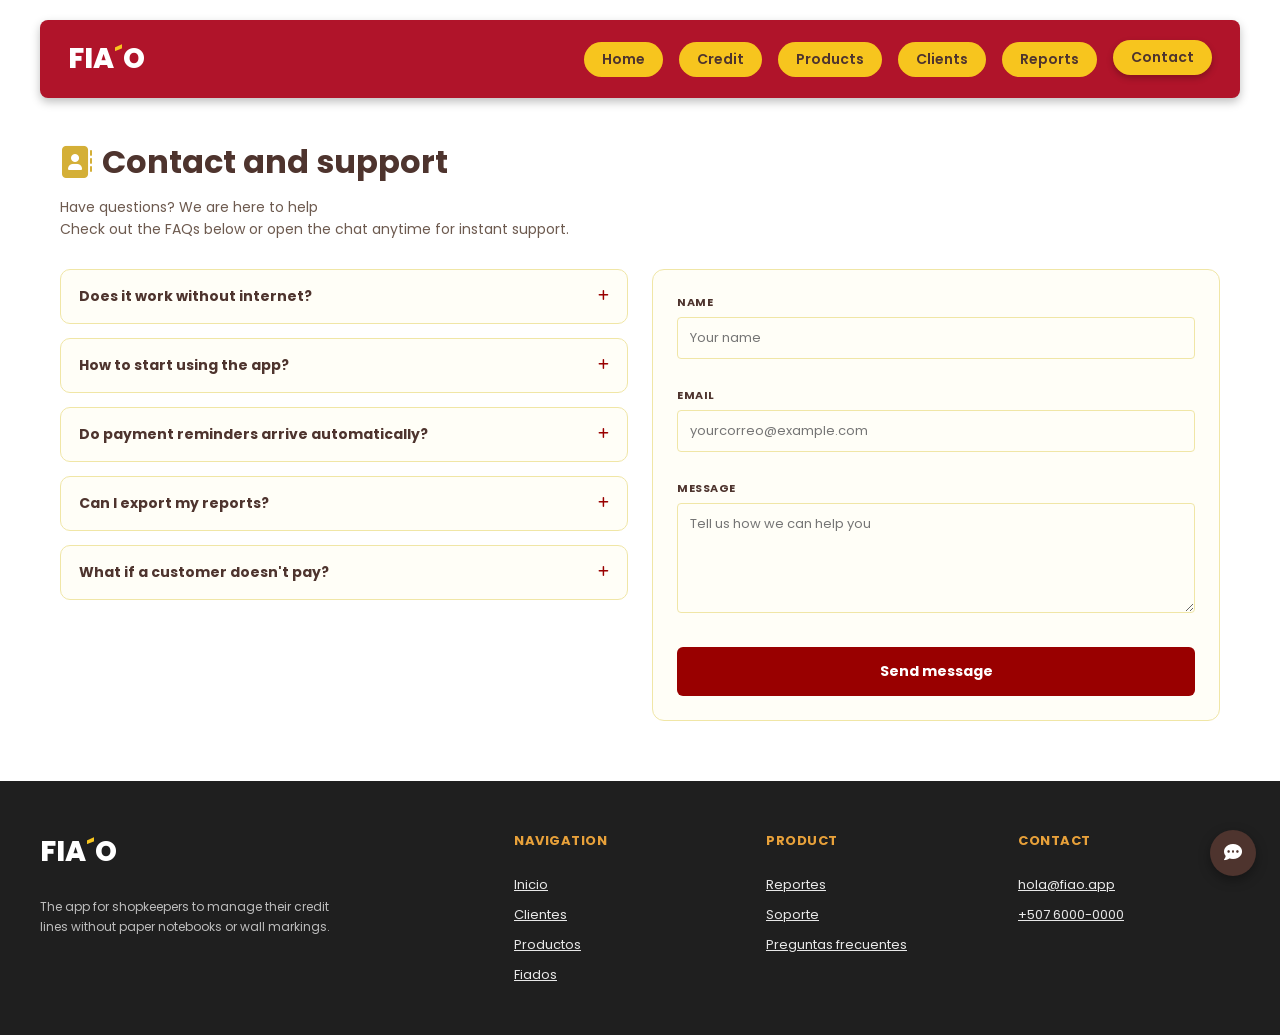
<file: Contact.html>
<!DOCTYPE html>
<html lang="en">
<head>
  <meta charset="UTF-8">
  <meta name="viewport" content="width=device-width, initial-scale=1.0">
  <title>Contact | FIA'O</title>
  <link rel="preconnect" href="https://fonts.googleapis.com">
  <link href="https://fonts.googleapis.com/css2?family=Poppins:wght@400;500;600;700;800&display=swap" rel="stylesheet">
  <link rel="stylesheet" href="https://cdnjs.cloudflare.com/ajax/libs/font-awesome/6.5.1/css/all.min.css">
  <link rel="stylesheet" href="Contact.css">
</head>
<body>

  <!-- HEADER -->
  <header class="header">
    <div class="logo">FIA<span>´</span>O</div>
    <nav class="nav">
      <a href="index.html">Home</a>
      <a href="Credit.html">Credit</a>
      <a href="Products.html">Products</a>
      <a href="Client.html">Clients</a>
      <a href="Reports.html">Reports</a>
      <a href="Contact.html" class="active">Contact</a>
    </nav>
  </header>

  <main class="container">

    <section class="title">
      <h1><i class="fa-solid fa-address-book"></i> Contact and support</h1>
      <p class="subtitle">Have questions? We are here to help<br>Check out the FAQs below or open the chat anytime for instant support.</p>
    </section>

    <section class="content">

      <!-- FAQ -->
      <div class="faq" id="faq">
        <div class="faq-item">
          <button class="faq-q"><span>Does it work without internet?</span><i class="fa-solid fa-plus"></i></button>
          <div class="faq-a"><p>Yes, you can record offline actions and they will sync automatically once you are connected again.</p></div>
        </div>
        <div class="faq-item">
          <button class="faq-q"><span>How to start using the app?</span><i class="fa-solid fa-plus"></i></button>
          <div class="faq-a"><p>Create your account, add your first customers and register a credit in just a few taps.</p></div>
        </div>
        <div class="faq-item">
          <button class="faq-q"><span>Do payment reminders arrive automatically?</span><i class="fa-solid fa-plus"></i></button>
          <div class="faq-a"><p>Yes, reminders are sent automatically before and after the due date so you never miss a payment.</p></div>
        </div>
        <div class="faq-item">
          <button class="faq-q"><span>Can I export my reports?</span><i class="fa-solid fa-plus"></i></button>
          <div class="faq-a"><p>Yes, from the Reports page you can export your data to PDF or Excel.</p></div>
        </div>
        <div class="faq-item">
          <button class="faq-q"><span>What if a customer doesn't pay?</span><i class="fa-solid fa-plus"></i></button>
          <div class="faq-a"><p>The app enables automatic credit blocking so you don't extend more credit until the overdue balance is cleared or updated.</p></div>
        </div>
      </div>

      <!-- FORM -->
      <form class="form" id="contactForm" novalidate>
        <label for="name">Name</label>
        <input type="text" id="name" placeholder="Your name">
        <small class="error" id="errName"></small>

        <label for="email">Email</label>
        <input type="email" id="email" placeholder="yourcorreo@example.com">
        <small class="error" id="errEmail"></small>

        <label for="message">Message</label>
        <textarea id="message" placeholder="Tell us how we can help you"></textarea>
        <small class="error" id="errMessage"></small>

        <button type="submit" class="btn-send">Send message</button>
      </form>

    </section>
  </main>

  <!-- FOOTER -->
  <footer class="footer">
    <div class="footer-col brand">
      <div class="logo">FIA<span>´</span>O</div>
      <p>The app for shopkeepers to manage their credit lines without paper notebooks or wall markings.</p>
    </div>
    <div class="footer-col">
      <h4>Navigation</h4>
      <a href="index.html">Inicio</a>
      <a href="Client.html">Clientes</a>
      <a href="Products.html">Productos</a>
      <a href="Credit.html">Fiados</a>
    </div>
    <div class="footer-col">
      <h4>Product</h4>
      <a href="Reports.html">Reportes</a>
      <a href="Contact.html">Soporte</a>
      <a href="#faq">Preguntas frecuentes</a>
    </div>
    <div class="footer-col">
      <h4>Contact</h4>
      <a href="mailto:hola@fiao.app">hola@fiao.app</a>
      <a href="tel:+50760000000">+507 6000-0000</a>
    </div>
  </footer>

  <!-- CHAT -->
  <div class="chat" id="chat">
    <div class="chat-head">
      <span>FIA'O Support</span>
      <button id="chatClose" title="Close"><i class="fa-solid fa-xmark"></i></button>
    </div>
    <div class="chat-body" id="chatBody">
      <div class="msg bot">Hello! I am FIA'O's assistant. How can I help you today regarding reminders, reports, or credit management?</div>
    </div>
    <div class="chat-foot">
      <input type="text" id="chatInput" placeholder="Type your message...">
      <button id="chatSend" title="Send"><i class="fa-solid fa-paper-plane"></i></button>
    </div>
  </div>
  <button class="chat-toggle" id="chatToggle" title="Open chat"><i class="fa-solid fa-comment-dots"></i></button>

  <div class="toast" id="toast"></div>

  <script>
  // ===== TOAST =====
  const toast = document.getElementById("toast");
  function showToast(msg, ok = true) {
    toast.innerHTML = '<i class="fa-solid ' + (ok ? 'fa-circle-check' : 'fa-circle-exclamation') + '" style="color:' + (ok ? '#16c36b' : '#ff7a85') + '"></i> ' + msg;
    toast.classList.add("show");
    clearTimeout(showToast.t);
    showToast.t = setTimeout(() => toast.classList.remove("show"), 2800);
  }

  // ===== FAQ (one open at a time) =====
  const items = document.querySelectorAll(".faq-item");
  items.forEach(item => {
    item.querySelector(".faq-q").addEventListener("click", () => {
      const wasOpen = item.classList.contains("open");
      items.forEach(i => {
        i.classList.remove("open");
        i.querySelector(".faq-q i").className = "fa-solid fa-plus";
      });
      if (!wasOpen) {
        item.classList.add("open");
        item.querySelector(".faq-q i").className = "fa-solid fa-xmark";
      }
    });
  });

  // ===== CONTACT FORM =====
  const form = document.getElementById("contactForm");
  const fName = document.getElementById("name");
  const fEmail = document.getElementById("email");
  const fMsg = document.getElementById("message");

  function setError(input, id, text) {
    document.getElementById(id).textContent = text;
    input.classList.toggle("invalid", !!text);
    return !text;
  }

  form.addEventListener("submit", e => {
    e.preventDefault();
    const okName = setError(fName, "errName", fName.value.trim() ? "" : "Please enter your name.");
    const okEmail = setError(fEmail, "errEmail", /^[^\s@]+@[^\s@]+\.[^\s@]+$/.test(fEmail.value.trim()) ? "" : "Please enter a valid email.");
    const okMsg = setError(fMsg, "errMessage", fMsg.value.trim().length >= 5 ? "" : "Please write your message.");

    if (okName && okEmail && okMsg) {
      form.reset();
      showToast("Message sent successfully");
    } else {
      showToast("Please complete the form", false);
    }
  });
  [fName, fEmail, fMsg].forEach(el => el.addEventListener("input", () => {
    el.classList.remove("invalid");
    el.nextElementSibling.textContent = "";
  }));

  // ===== CHAT =====
  const chat = document.getElementById("chat");
  const chatBody = document.getElementById("chatBody");
  const chatInput = document.getElementById("chatInput");
  const chatToggle = document.getElementById("chatToggle");

  function toggleChat(open) {
    chat.classList.toggle("open", open);
    chatToggle.classList.toggle("hidden", open);
    if (open) chatInput.focus();
  }
  chatToggle.addEventListener("click", () => toggleChat(true));
  document.getElementById("chatClose").addEventListener("click", () => toggleChat(false));

  function addMsg(text, who) {
    const d = document.createElement("div");
    d.className = "msg " + who;
    d.textContent = text;
    chatBody.appendChild(d);
    chatBody.scrollTop = chatBody.scrollHeight;
  }

  function botReply(t) {
    t = t.toLowerCase();
    if (/internet|offline/.test(t)) return "Yes! The app works offline and syncs when you reconnect.";
    if (/remind|recordator|pay|pago/.test(t)) return "Payment reminders are sent automatically before and after the due date.";
    if (/report|export|pdf|excel/.test(t)) return "You can export your reports to PDF or Excel from the Reports page.";
    if (/credit|fiado|block/.test(t)) return "You can manage credits from the Credit page, and overdue customers get automatically blocked.";
    if (/hello|hi|hola/.test(t)) return "Hi there! What would you like to know?";
    return "Thanks for your message! Our team will get back to you soon at hola@fiao.app.";
  }

  function sendChat() {
    const text = chatInput.value.trim();
    if (!text) return;
    addMsg(text, "user");
    chatInput.value = "";
    setTimeout(() => addMsg(botReply(text), "bot"), 600);
  }
  document.getElementById("chatSend").addEventListener("click", sendChat);
  chatInput.addEventListener("keydown", e => { if (e.key === "Enter") sendChat(); });
  </script>
</body>
</html>
</file>
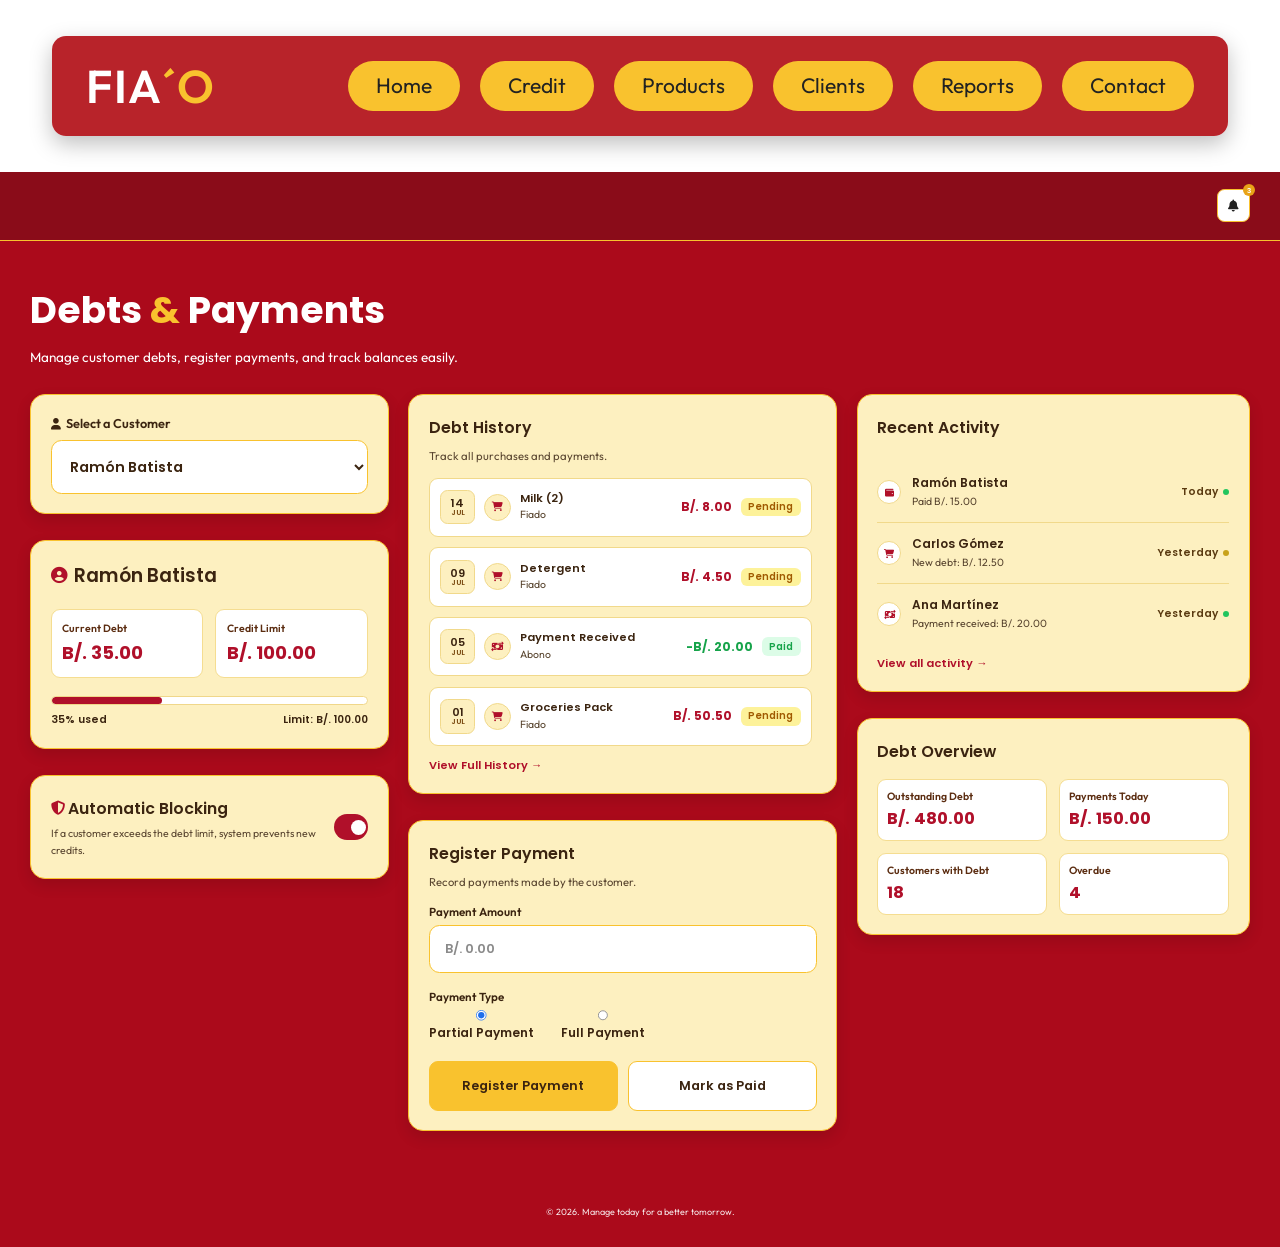
<file: Credit.html>
<!DOCTYPE html>
<html lang="en">
<head>
<meta charset="UTF-8">
<meta name="viewport" content="width=device-width, initial-scale=1.0">
<title>FIA'O - Credit</title>
<link rel="preconnect" href="https://fonts.googleapis.com">
<link href="https://fonts.googleapis.com/css2?family=Outfit:wght@400;500;600&family=Poppins:wght@400;500;600;700&display=swap" rel="stylesheet">
<link rel="stylesheet" href="https://cdnjs.cloudflare.com/ajax/libs/font-awesome/6.5.1/css/all.min.css">
<link rel="stylesheet" href="Credit.css">
</head>
<body>

<header class="site-header">
  <nav class="navbar">
    <a href="index.html" class="logo">FIA<span>´O</span></a>
    <ul class="nav-links">
      <li><a href="index.html">Home</a></li>
      <li><a href="Credit.html">Credit</a></li>
      <li><a href="Products.html">Products</a></li>
      <li><a href="Client.html">Clients</a></li>
      <li><a href="Reports.html">Reports</a></li>
      <li><a href="Contact.html">Contact</a></li>
    </ul>
  </nav>
</header>

<div class="topbar">
  <div class="notif-wrap">
    <button class="icon-btn" id="bellBtn" aria-label="Notifications">
      <i class="fa-solid fa-bell"></i><span class="badge" id="badge">3</span>
    </button>
    <div class="notif-panel" id="notifPanel">
      <div class="notif-head"><h4>Notifications</h4><button id="markRead">Mark read</button></div>
      <p>• Ramón Batista paid B/. 15.00 today.</p>
      <p>• Carlos Gómez registered a new debt of B/. 12.50.</p>
      <p>• Ana Martínez payment received successfully.</p>
    </div>
  </div>
</div>

<main class="hero">
  <h1>Debts <span>&amp;</span> Payments</h1>
  <p class="sub">Manage customer debts, register payments, and track balances easily.</p>

  <div class="grid">
    <!-- Columna izquierda -->
    <div class="col">
      <section class="card">
        <label class="card-label" for="customer"><i class="fa-solid fa-user"></i> Select a Customer</label>
        <select id="customer"></select>
      </section>

      <section class="card">
        <h2 class="cust-name"><i class="fa-solid fa-circle-user"></i> <span id="custName"></span></h2>
        <div class="stats">
          <div class="stat"><small>Current Debt</small><b id="curDebt"></b></div>
          <div class="stat"><small>Credit Limit</small><b id="curLimit"></b></div>
        </div>
        <div class="bar"><div id="barFill"></div></div>
        <div class="bar-info"><span id="used"></span><span id="limitTxt"></span></div>
      </section>

      <section class="card block">
        <div>
          <h3><i class="fa-solid fa-shield-halved"></i> Automatic Blocking</h3>
          <p>If a customer exceeds the debt limit, system prevents new credits.</p>
        </div>
        <label class="switch"><input type="checkbox" checked><span class="slider"></span></label>
      </section>
    </div>

    <!-- Columna central -->
    <div class="col">
      <section class="card">
        <h2>Debt History</h2>
        <p class="muted">Track all purchases and payments.</p>
        <div class="list" id="history"></div>
        <a href="#" class="link" id="fullHistory">View Full History →</a>
      </section>

      <section class="card">
        <h2>Register Payment</h2>
        <p class="muted">Record payments made by the customer.</p>
        <label class="field-label" for="amount">Payment Amount</label>
        <input type="number" step="0.01" id="amount" placeholder="B/. 0.00">
        <p class="field-label">Payment Type</p>
        <div class="radios">
          <label><input type="radio" name="ptype" value="partial" checked><span>Partial Payment</span></label>
          <label><input type="radio" name="ptype" value="full"><span>Full Payment</span></label>
        </div>
        <div class="btns">
          <button class="btn primary" id="regBtn">Register Payment</button>
          <button class="btn" id="paidBtn">Mark as Paid</button>
        </div>
        <div class="success" id="success"><i class="fa-solid fa-circle-check"></i> Payment registered successfully</div>
      </section>
    </div>

    <!-- Columna derecha -->
    <div class="col">
      <section class="card">
        <h2>Recent Activity</h2>
        <ul class="activity">
          <li><span class="ic"><i class="fa-solid fa-wallet"></i></span>
            <div><b>Ramón Batista</b><small>Paid B/. 15.00</small></div><em>Today <i class="dot green"></i></em></li>
          <li><span class="ic"><i class="fa-solid fa-cart-shopping"></i></span>
            <div><b>Carlos Gómez</b><small>New debt: B/. 12.50</small></div><em>Yesterday <i class="dot amber"></i></em></li>
          <li><span class="ic"><i class="fa-solid fa-money-bill-transfer"></i></span>
            <div><b>Ana Martínez</b><small>Payment received: B/. 20.00</small></div><em>Yesterday <i class="dot green"></i></em></li>
        </ul>
        <a href="#" class="link">View all activity →</a>
      </section>

      <section class="card">
        <h2>Debt Overview</h2>
        <div class="overview">
          <div class="stat"><small>Outstanding Debt</small><b>B/. 480.00</b></div>
          <div class="stat"><small>Payments Today</small><b>B/. 150.00</b></div>
          <div class="stat"><small>Customers with Debt</small><b>18</b></div>
          <div class="stat"><small>Overdue</small><b>4</b></div>
        </div>
      </section>
    </div>
  </div>

  <footer>© 2026. Manage today for a better tomorrow.</footer>
</main>

<!-- Modal historial completo -->
<div class="overlay" id="overlay">
  <div class="modal">
    <div class="modal-head"><h3>Full History</h3><button id="closeModal" aria-label="Close">&times;</button></div>
    <div class="list" id="modalList"></div>
  </div>
</div>

<script>
const customers = {
  "Ramón Batista":  { debt: 35, limit: 100, h: [
    ["14","JUL","Milk (2)","Fiado",8.00,"pending"],
    ["09","JUL","Detergent","Fiado",4.50,"pending"],
    ["05","JUL","Payment Received","Abono",-20.00,"paid"],
    ["01","JUL","Groceries Pack","Fiado",50.50,"pending"]]},
  "Carlos Gómez":   { debt: 12.5, limit: 100, h: [["16","JUL","New debt","Fiado",12.50,"pending"]]},
  "Ana Martínez":   { debt: 0, limit: 150, h: [["15","JUL","Payment Received","Abono",-20.00,"paid"]]},
  "Yolanda Pérez":  { debt: 20, limit: 80, h: [
    ["18","JUL","Full Payment","Pago",-20.00,"paid"],
    ["10","JUL","Bread x4","Fiado",8.40,"pending"]]}
};
const $ = id => document.getElementById(id);
const money = n => "B/. " + n.toFixed(2);
const sel = $("customer");
Object.keys(customers).forEach(n => sel.add(new Option(n, n)));
sel.value = "Ramón Batista";

function row(x, modal){
  const neg = x[4] < 0;
  const icon = x[3] === "Fiado" ? "fa-cart-shopping" : "fa-money-bill-transfer";
  const st = modal ? x[5] : x[5][0].toUpperCase() + x[5].slice(1);
  return `<div class="item"><div class="date"><b>${x[0]}</b><span>${x[1]}</span></div>
    <span class="ic"><i class="fa-solid ${icon}"></i></span>
    <div class="what"><b>${x[2]}</b><small>${x[3]}</small></div>
    <strong class="amt ${neg ? "neg" : ""}">${neg ? "-" : ""}B/. ${Math.abs(x[4]).toFixed(2)}</strong>
    <span class="tag ${x[5]}">${st}</span></div>`;
}
function render(){
  const c = customers[sel.value];
  $("custName").textContent = sel.value;
  $("curDebt").textContent = money(c.debt);
  $("curLimit").textContent = money(c.limit);
  const pct = Math.round(c.debt / c.limit * 100);
  $("barFill").style.width = pct + "%";
  $("used").textContent = pct + "% used";
  $("limitTxt").textContent = "Limit: " + money(c.limit);
  $("history").innerHTML = c.h.map(x => row(x,false)).join("");
  $("modalList").innerHTML = c.h.map(x => row(x,true)).join("");
}
sel.addEventListener("change", render);
render();

function pay(full){
  const c = customers[sel.value];
  let v = parseFloat($("amount").value);
  if (full) v = c.debt;
  if (!v || v <= 0) return;
  v = Math.min(v, c.debt || v);
  c.debt = Math.max(0, +(c.debt - v).toFixed(2));
  const d = new Date();
  c.h.unshift([String(d.getDate()).padStart(2,"0"), d.toLocaleString("en",{month:"short"}).toUpperCase(),
               "Payment Received","Abono",-v,"paid"]);
  $("amount").value = "";
  render();
  $("success").style.display = "flex";
  setTimeout(() => $("success").style.display = "none", 2500);
}
$("regBtn").onclick = () => pay(document.querySelector('input[name=ptype]:checked').value === "full");
$("paidBtn").onclick = () => pay(true);

$("fullHistory").onclick = e => { e.preventDefault(); $("overlay").classList.add("open"); };
$("closeModal").onclick = () => $("overlay").classList.remove("open");
$("overlay").onclick = e => { if (e.target === $("overlay")) $("overlay").classList.remove("open"); };

$("bellBtn").onclick = e => { e.stopPropagation(); $("notifPanel").classList.toggle("open"); };
document.addEventListener("click", e => { if (!e.target.closest(".notif-panel")) $("notifPanel").classList.remove("open"); });
$("markRead").onclick = () => { $("badge").style.display = "none"; };
</script>
</body>
</html>
</file>
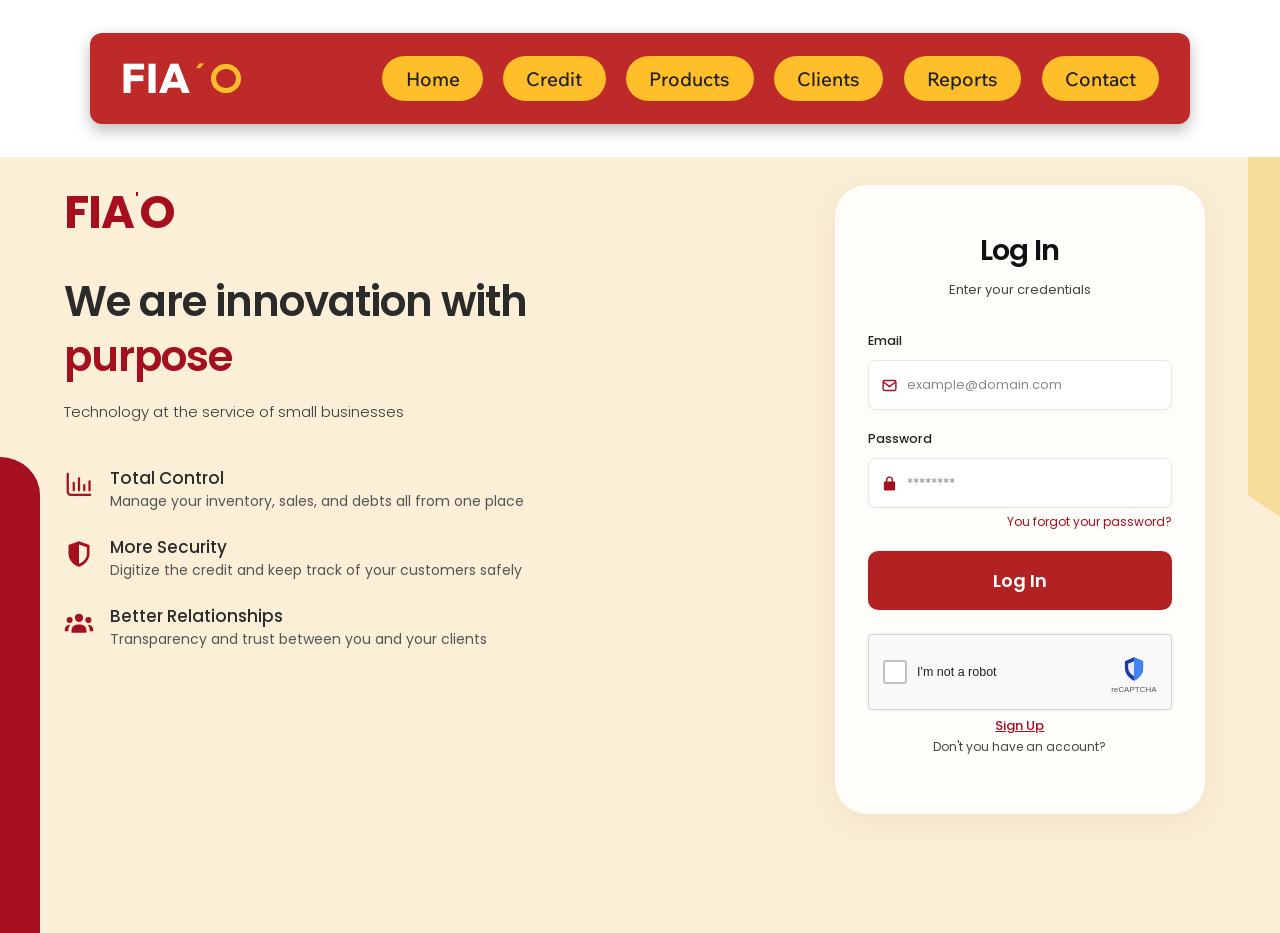
<file: join.html>
<!DOCTYPE html>
<html lang="en">
<head>
  <meta charset="UTF-8" />
  <meta name="viewport" content="width=device-width, initial-scale=1.0" />
  <title>FIAO | Log In</title>

  <link rel="preconnect" href="https://fonts.googleapis.com" />
  <link rel="preconnect" href="https://fonts.gstatic.com" crossorigin />
  <link href="https://fonts.googleapis.com/css2?family=Poppins:wght@300;400;500;600;700&family=Wix+Madefor+Display:wght@400..800&family=Wix+Madefor+Text:wght@400;500;700&display=swap" rel="stylesheet" />

  <!-- CSS conectado -->
  <link rel="stylesheet" href="join.css" />

  <!-- Botón Log In en rojo -->
  <style>
    #loginForm button[type="submit"] {
      display: block;
      width: 100%;
      padding: 16px;
      background: #b22222;
      color: #fff;
      border: none;
      border-radius: 10px;
      font-family: 'Poppins', sans-serif;
      font-size: 18px;
      font-weight: 600;
      cursor: pointer;
      transition: background .2s ease, transform .1s ease;
    }
    #loginForm button[type="submit"]:hover  { background: #8f1b1b; }
    #loginForm button[type="submit"]:active { transform: scale(.98); }
  </style>
</head>
<body>

  <header class="header-wrap">
    <div class="site-header">
      <a class="brand" href="join.html" aria-label="FIA´O">FIA<span class="acute">´</span><span class="ring"></span></a>

      <nav class="main-nav" aria-label="Main">
        <a href="index.html">Home</a>
        <a href="Credit.html">Credit</a>
        <a href="Products.html">Products</a>
        <a href="Client.html">Clients</a>
        <a href="Reports.html">Reports</a>
        <a href="Contact.html">Contact</a>
      </nav>
    </div>
  </header>

  <main class="page">
    <span class="deco deco-red" aria-hidden="true"></span>
    <span class="deco deco-yellow" aria-hidden="true"></span>

    <!-- ============ IZQUIERDA ============ -->
    <section class="left">
      <h1 class="logo">FIA<span class="tick">'</span>O</h1>

      <h2 class="headline">
        We are innovation with<br />
        <span class="accent">purpose</span>
      </h2>

      <p class="tagline">Technology at the service of small businesses</p>

      <ul class="features">
        <li class="feature">
          <svg class="f-icon" viewBox="0 0 40 40" fill="none" stroke="currentColor" stroke-width="3" stroke-linecap="round" stroke-linejoin="round">
            <path d="M5 5v24a4 4 0 0 0 4 4h26" />
            <path d="M13 27V17M20 27V11M27 27V20M34 27V15" />
          </svg>
          <div>
            <h3>Total Control</h3>
            <p>Manage your inventory, sales, and debts all from one place</p>
          </div>
        </li>

        <li class="feature">
          <svg class="f-icon" viewBox="0 0 40 40" fill="currentColor">
            <path fill-rule="evenodd" d="M20 3 6 8v11c0 9 6 15.5 14 18 8-2.500 14-9 14-18V8L20 3Zm0 4.200 10.500 3.700V19c0 6.500-4 11.500-10.500 14V7.200Z" />
          </svg>
          <div>
            <h3>More Security</h3>
            <p>Digitize the credit and keep track of your customers safely</p>
          </div>
        </li>

        <li class="feature">
          <svg class="f-icon" viewBox="0 0 40 40" fill="currentColor">
            <circle cx="20" cy="13" r="5.500" />
            <circle cx="7.500" cy="16" r="4" />
            <circle cx="32.500" cy="16" r="4" />
            <path d="M10 33v-3a8 8 0 0 1 8-8h4a8 8 0 0 1 8 8v3H10Z" />
            <path d="M1 31v-2.500a6 6 0 0 1 6-6h1.500c-1.700 1.800-2.700 4.200-2.700 6.800V31H1Z" />
            <path d="M39 31v-2.500a6 6 0 0 0-6-6h-1.500c1.700 1.800 2.700 4.200 2.700 6.800V31H39Z" />
          </svg>
          <div>
            <h3>Better Relationships</h3>
            <p>Transparency and trust between you and your clients</p>
          </div>
        </li>
      </ul>
    </section>

    <!-- ============ DERECHA (TARJETA) ============ -->
    <section class="card">
      <h2 class="card-title">Log In</h2>
      <p class="card-sub">Enter your credentials</p>

      <form id="loginForm" novalidate>
        <!-- Email -->
        <div class="field">
          <label for="email">Email</label>
          <div class="input-wrap">
            <svg class="i-left" viewBox="0 0 24 24" fill="none" stroke="currentColor" stroke-width="2" stroke-linecap="round" stroke-linejoin="round">
              <rect x="3" y="5" width="18" height="14" rx="2" />
              <path d="m3.500 7 8.500 6.500L20.500 7" />
            </svg>
            <input type="email" id="email" name="email" placeholder="example@domain.com" autocomplete="email" />
          </div>
          <small class="error" id="emailError"></small>
        </div>

        <!-- Password -->
        <div class="field">
          <label for="password">Password</label>
          <div class="input-wrap">
            <svg class="i-left" viewBox="0 0 24 24" fill="currentColor">
              <path d="M17 9V7a5 5 0 0 0-10 0v2H6a2 2 0 0 0-2 2v9a2 2 0 0 0 2 2h12a2 2 0 0 0 2-2v-9a2 2 0 0 0-2-2h-1Zm-8-2a3 3 0 0 1 6 0v2H9V7Z" />
            </svg>
            <input type="password" id="password" name="password" placeholder="********" autocomplete="current-password" />
            <button type="button" class="eye" id="togglePass" aria-label="Show password">
              <svg viewBox="0 0 24 24" fill="none" stroke="currentColor" stroke-width="2" stroke-linecap="round" stroke-linejoin="round">
                <path d="M2 12s3.500-7 10-7 10 7 10 7-3.500 7-10 7S2 12 2 12Z" />
                <circle cx="12" cy="12" r="3" />
              </svg>
            </button>
          </div>
          <small class="error" id="passError"></small>
          <a href="#" class="forgot" id="forgotLink">You forgot your password?</a>
        </div>

        <button type="submit" class="Log In">Log In</button>

        <!-- Captcha (simulado) -->
        <label class="captcha" for="robot">
          <input type="checkbox" id="robot" />
          <span class="box">
            <svg viewBox="0 0 24 24" fill="none" stroke="#1fa33a" stroke-width="3.500" stroke-linecap="round" stroke-linejoin="round"><path d="m4 12.500 5 5L20 6.500" /></svg>
          </span>
          <span class="c-text">I'm not a robot</span>
          <span class="c-brand">
            <svg viewBox="0 0 40 40">
              <path d="M20 2 6 8v10c0 9 6 16 14 20 8-4 14-11 14-20V8L20 2Z" fill="#1c3aa9" />
              <path d="M20 2v36c8-4 14-11 14-20V8L20 2Z" fill="#4285f4" />
              <path d="M20 8 11 12v6c0 5.500 3.500 10 9 13V8Z" fill="#fff" opacity=".9" />
            </svg>
            <small>reCAPTCHA</small>
          </span>
        </label>
        <small class="error center" id="robotError"></small>
      </form>

      <p class="signup">
        <a href="sing.html" id="signupLink">Sign Up</a>
        <span>Don't you have an account?</span>
      </p>

      <p class="msg" id="formMsg" role="status"></p>
    </section>
  </main>

  <script>
    const form      = document.getElementById('loginForm');
    const email     = document.getElementById('email');
    const pass      = document.getElementById('password');
    const robot     = document.getElementById('robot');
    const toggle    = document.getElementById('togglePass');
    const emailErr  = document.getElementById('emailError');
    const passErr   = document.getElementById('passError');
    const robotErr  = document.getElementById('robotError');
    const formMsg   = document.getElementById('formMsg');
    const passWrap  = pass.parentElement;

    // Mostrar el ojito solo cuando hay texto
    pass.addEventListener('input', () => {
      passWrap.classList.toggle('has-value', pass.value.length > 0);
    });

    // Mostrar / ocultar contraseña
    toggle.addEventListener('click', () => {
      const show = pass.type === 'password';
      pass.type = show ? 'text' : 'password';
      toggle.classList.toggle('on', show);
      toggle.setAttribute('aria-label', show ? 'Hide password' : 'Show password');
    });

    // Limpiar errores al escribir
    [email, pass].forEach(el => el.addEventListener('input', () => {
      el.closest('.input-wrap').classList.remove('invalid');
      el.closest('.field').querySelector('.error').textContent = '';
      formMsg.textContent = '';
    }));
    robot.addEventListener('change', () => { robotErr.textContent = ''; });

    // Enviar formulario
    // true = valida correo, contraseña y captcha antes de entrar
    // false = el botón lleva directo a perfil.html
    const REQUIRE_VALIDATION = false;

    form.addEventListener('submit', (e) => {
      e.preventDefault();

      if (!REQUIRE_VALIDATION) {
        window.location.href = 'perfil.html';
        return;
      }

      let ok = true;
      formMsg.className = 'msg';

      const mailRx = /^[^\s@]+@[^\s@]+\.[^\s@]+$/;
      if (!mailRx.test(email.value.trim())) {
        emailErr.textContent = 'Enter a valid email address';
        email.parentElement.classList.add('invalid');
        ok = false;
      }
      if (pass.value.length < 6) {
        passErr.textContent = 'Password must be at least 6 characters';
        passWrap.classList.add('invalid');
        ok = false;
      }
      if (!robot.checked) {
        robotErr.textContent = 'Please confirm you are not a robot';
        ok = false;
      }
      if (!ok) return;

      // Aquí conectas tu backend (fetch a tu API) — por ahora es simulado
      formMsg.textContent = 'Welcome! Logging you in…';
      formMsg.classList.add('success');

      // Ir al perfil después de un momento para que se vea el mensaje
      setTimeout(() => {
        window.location.href = 'perfil.html';
      }, 800);
    });

    // Olvidé mi contraseña
    document.getElementById('forgotLink').addEventListener('click', (e) => {
      e.preventDefault();
      if (!/^[^\s@]+@[^\s@]+\.[^\s@]+$/.test(email.value.trim())) {
        emailErr.textContent = 'Enter your email first to recover your password';
        email.parentElement.classList.add('invalid');
        email.focus();
        return;
      }
      formMsg.className = 'msg success';
      formMsg.textContent = 'We sent a recovery link to ' + email.value.trim();
    });
  </script>
</body>
</html>
</file>
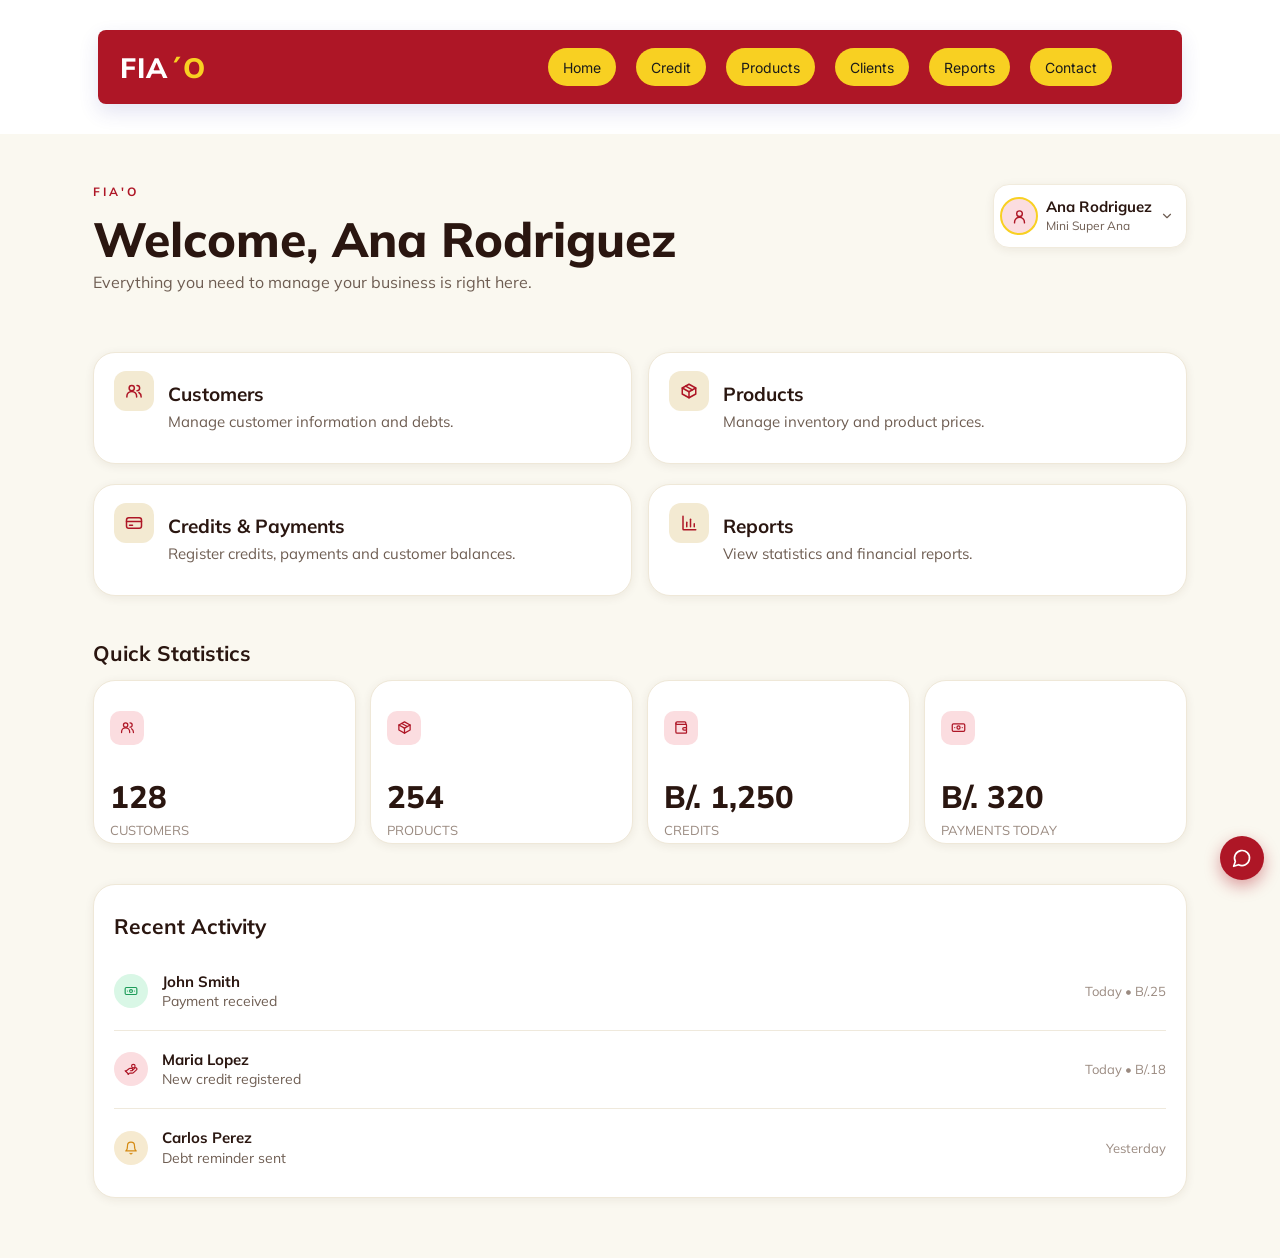
<file: perfil.html>
<!DOCTYPE html>
<html lang="en">
<head>
  <meta charset="UTF-8">
  <meta name="viewport" content="width=device-width, initial-scale=1.0">
  <title>FIA'O - Profile</title>
  <link rel="preconnect" href="https://fonts.googleapis.com">
  <link href="https://fonts.googleapis.com/css2?family=Fira+Sans+Condensed:wght@400;500;600;700&family=Inter:wght@400;500&display=swap" rel="stylesheet">
  <link rel="stylesheet" href="perfil.css">
</head>
<body>

<!-- Iconos -->
<svg width="0" height="0" style="position:absolute" aria-hidden="true">
  <symbol id="i-user" viewBox="0 0 24 24"><circle cx="12" cy="8" r="4"/><path d="M5 21v-1a7 7 0 0 1 14 0v1"/></symbol>
  <symbol id="i-users" viewBox="0 0 24 24"><circle cx="9" cy="8" r="3.5"/><path d="M2.5 20v-1a6.5 6.5 0 0 1 13 0v1"/><path d="M16 4.5a3.5 3.5 0 0 1 0 7"/><path d="M18.5 14a6.5 6.5 0 0 1 3 5.5V20"/></symbol>
  <symbol id="i-box" viewBox="0 0 24 24"><path d="M21 8 12 3 3 8v8l9 5 9-5z"/><path d="m3 8 9 5 9-5"/><path d="M12 13v8"/><path d="m7.5 5.5 9 5"/></symbol>
  <symbol id="i-card" viewBox="0 0 24 24"><rect x="2" y="5" width="20" height="14" rx="3"/><path d="M2 10h20"/><path d="M6 15h4"/></symbol>
  <symbol id="i-chart" viewBox="0 0 24 24"><path d="M4 3v17a1 1 0 0 0 1 1h16"/><path d="M9 17v-6"/><path d="M14 17V7"/><path d="M19 17v-4"/></symbol>
  <symbol id="i-wallet" viewBox="0 0 24 24"><path d="M19 7V5a2 2 0 0 0-2-2H5a2 2 0 0 0 0 4h14a1 1 0 0 1 1 1v3"/><path d="M3 5v14a2 2 0 0 0 2 2h14a1 1 0 0 0 1-1v-3"/><path d="M20 12v4h-4a2 2 0 0 1 0-4z"/></symbol>
  <symbol id="i-cash" viewBox="0 0 24 24"><rect x="2" y="6" width="20" height="12" rx="2"/><circle cx="12" cy="12" r="2.5"/><path d="M6 12h.01M18 12h.01"/></symbol>
  <symbol id="i-store" viewBox="0 0 24 24"><path d="M4 9.5 5.5 4h13L20 9.5"/><path d="M4 9.5a2.7 2.7 0 0 0 5.3 0 2.7 2.7 0 0 0 5.4 0 2.7 2.7 0 0 0 5.3 0"/><path d="M5 12.5V20h14v-7.5"/><path d="M10 20v-5h4v5"/></symbol>
  <symbol id="i-mail" viewBox="0 0 24 24"><rect x="3" y="5" width="18" height="14" rx="2"/><path d="m3 7 9 6 9-6"/></symbol>
  <symbol id="i-phone" viewBox="0 0 24 24"><path d="M22 16.9v3a2 2 0 0 1-2.2 2 19.8 19.8 0 0 1-8.6-3.1 19.5 19.5 0 0 1-6-6A19.8 19.8 0 0 1 2.1 4.2 2 2 0 0 1 4.1 2h3a2 2 0 0 1 2 1.7c.1 1 .4 1.9.7 2.8a2 2 0 0 1-.5 2.1L8.1 9.9a16 16 0 0 0 6 6l1.3-1.3a2 2 0 0 1 2.1-.4c.9.3 1.8.6 2.8.7a2 2 0 0 1 1.7 2z"/></symbol>
  <symbol id="i-pencil" viewBox="0 0 24 24"><path d="M17 3a2.8 2.8 0 0 1 4 4L7.5 20.5 2 22l1.5-5.5z"/><path d="m15 5 4 4"/></symbol>
  <symbol id="i-camera" viewBox="0 0 24 24"><path d="M14.5 4h-5L7.5 7H4a2 2 0 0 0-2 2v9a2 2 0 0 0 2 2h16a2 2 0 0 0 2-2V9a2 2 0 0 0-2-2h-3.5z"/><circle cx="12" cy="13" r="3.5"/></symbol>
  <symbol id="i-bell" viewBox="0 0 24 24"><path d="M6 8a6 6 0 0 1 12 0c0 7 3 9 3 9H3s3-2 3-9"/><path d="M10.3 21a1.9 1.9 0 0 0 3.4 0"/></symbol>
  <symbol id="i-gear" viewBox="0 0 24 24"><circle cx="12" cy="12" r="3"/><path d="M19.4 15a1.7 1.7 0 0 0 .3 1.8l.1.1a2 2 0 1 1-2.8 2.8l-.1-.1a1.7 1.7 0 0 0-1.8-.3 1.7 1.7 0 0 0-1 1.5V21a2 2 0 1 1-4 0v-.1a1.7 1.7 0 0 0-1.1-1.5 1.7 1.7 0 0 0-1.8.3l-.1.1a2 2 0 1 1-2.8-2.8l.1-.1a1.7 1.7 0 0 0 .3-1.8 1.7 1.7 0 0 0-1.5-1H3a2 2 0 1 1 0-4h.1a1.7 1.7 0 0 0 1.5-1.1 1.7 1.7 0 0 0-.3-1.8l-.1-.1a2 2 0 1 1 2.8-2.8l.1.1a1.7 1.7 0 0 0 1.8.3H9a1.7 1.7 0 0 0 1-1.5V3a2 2 0 1 1 4 0v.1a1.7 1.7 0 0 0 1 1.5 1.7 1.7 0 0 0 1.8-.3l.1-.1a2 2 0 1 1 2.8 2.8l-.1.1a1.7 1.7 0 0 0-.3 1.8V9a1.7 1.7 0 0 0 1.5 1H21a2 2 0 1 1 0 4h-.1a1.7 1.7 0 0 0-1.5 1z"/></symbol>
  <symbol id="i-logout" viewBox="0 0 24 24"><path d="M9 21H5a2 2 0 0 1-2-2V5a2 2 0 0 1 2-2h4"/><path d="m16 17 5-5-5-5"/><path d="M21 12H9"/></symbol>
  <symbol id="i-chat" viewBox="0 0 24 24"><path d="M7.9 20A9 9 0 1 0 4 16.1L2 22z"/></symbol>
  <symbol id="i-send" viewBox="0 0 24 24"><path d="M22 2 11 13"/><path d="m22 2-7 20-4-9-9-4z"/></symbol>
  <symbol id="i-x" viewBox="0 0 24 24"><path d="M18 6 6 18M6 6l12 12"/></symbol>
  <symbol id="i-down" viewBox="0 0 24 24"><path d="m6 9 6 6 6-6"/></symbol>
  <symbol id="i-hand" viewBox="0 0 24 24"><path d="M11 15h2a2 2 0 1 0 0-4h-3c-.6 0-1.1.2-1.4.6L3 16"/><path d="m7 21 1.6-1.4c.3-.4.8-.6 1.4-.6h4c1.1 0 2.1-.4 2.8-1.2l4.6-4.4a2 2 0 0 0-2.8-2.9l-4.6 4.2"/><path d="m2 15 6 6"/><circle cx="16" cy="7" r="3"/></symbol>
</svg>

<!-- ===== Barra superior ===== -->
<header class="topbar-wrap">
  <div class="topbar">
    <a class="logo" href="index.html">FIA<span>´O</span></a>
    <nav class="nav">
      <a href="index.html">Home</a>
      <a href="Credit.html">Credit</a>
      <a href="Products.html">Products</a>
      <a href="Client.html">Clients</a>
      <a href="Reports.html">Reports</a>
      <a href="Contact.html">Contact</a>
    </nav>
  </div>
</header>

<main class="page">

  <!-- Bienvenida + usuario -->
  <section class="hero">
    <div>
      <div class="eyebrow">FIA'O</div>
      <h1>Welcome, <span class="js-name">Ana Rodriguez</span></h1>
      <p>Everything you need to manage your business is right here.</p>
    </div>

    <div class="user-wrap" id="userWrap">
      <button class="user-chip" id="userBtn" aria-haspopup="true">
        <span class="avatar js-avatar"><svg><use href="#i-user"/></svg></span>
        <span class="user-text"><strong class="js-name">Ana Rodriguez</strong><small class="js-store">Mini Super Ana</small></span>
        <svg class="chev"><use href="#i-down"/></svg>
      </button>

      <div class="menu" id="menu">
        <div class="menu-name js-name">Ana Rodriguez</div>
        <button data-open="mProfile"><svg><use href="#i-user"/></svg>My Profile</button>
        <button data-open="mEdit"><svg><use href="#i-pencil"/></svg>Edit Profile</button>
        <button data-open="mPhoto"><svg><use href="#i-camera"/></svg>Change Profile Picture</button>
        <hr>
        <button data-open="mNotif"><svg><use href="#i-bell"/></svg>Notifications</button>
        <button data-open="mSettings"><svg><use href="#i-gear"/></svg>Settings</button>
        <hr>
        <button class="logout" id="logout"><svg><use href="#i-logout"/></svg>Log Out</button>
      </div>
    </div>
  </section>

  <!-- Accesos -->
  <section class="cards">
    <a class="card" href="#"><span class="tile"><svg><use href="#i-users"/></svg></span><div><h3>Customers</h3><p>Manage customer information and debts.</p></div></a>
    <a class="card" href="#"><span class="tile"><svg><use href="#i-box"/></svg></span><div><h3>Products</h3><p>Manage inventory and product prices.</p></div></a>
    <a class="card" href="#"><span class="tile"><svg><use href="#i-card"/></svg></span><div><h3>Credits &amp; Payments</h3><p>Register credits, payments and customer balances.</p></div></a>
    <a class="card" href="#"><span class="tile"><svg><use href="#i-chart"/></svg></span><div><h3>Reports</h3><p>View statistics and financial reports.</p></div></a>
  </section>

  <!-- Estadísticas -->
  <h2 class="section">Quick Statistics</h2>
  <section class="stats">
    <div class="stat"><span class="tile"><svg><use href="#i-users"/></svg></span><strong>128</strong><span>Customers</span></div>
    <div class="stat"><span class="tile"><svg><use href="#i-box"/></svg></span><strong>254</strong><span>Products</span></div>
    <div class="stat"><span class="tile"><svg><use href="#i-wallet"/></svg></span><strong>B/. 1,250</strong><span>Credits</span></div>
    <div class="stat"><span class="tile"><svg><use href="#i-cash"/></svg></span><strong>B/. 320</strong><span>Payments today</span></div>
  </section>

  <!-- Actividad -->
  <section class="activity">
    <h2>Recent Activity</h2>
    <div class="row"><span class="ico green"><svg><use href="#i-cash"/></svg></span><div class="info"><b>John Smith</b><span>Payment received</span></div><time>Today • B/.25</time></div>
    <div class="row"><span class="ico pink"><svg><use href="#i-hand"/></svg></span><div class="info"><b>Maria Lopez</b><span>New credit registered</span></div><time>Today • B/.18</time></div>
    <div class="row"><span class="ico amber"><svg><use href="#i-bell"/></svg></span><div class="info"><b>Carlos Perez</b><span>Debt reminder sent</span></div><time>Yesterday</time></div>
  </section>
</main>

<!-- Botón flotante del chat -->
<button class="fab" data-open="mChat" aria-label="Open assistant"><svg><use href="#i-chat"/></svg></button>

<!-- ===== MODALES ===== -->

<!-- My Profile -->
<div class="overlay" id="mProfile">
  <div class="modal center">
    <button class="close" data-close aria-label="Close"><svg><use href="#i-x"/></svg></button>
    <div class="avatar js-avatar"><svg><use href="#i-user"/></svg></div>
    <h3>My Profile</h3>
    <div class="info-field"><svg><use href="#i-user"/></svg><div><small>Full Name</small><b class="js-name">Ana Rodriguez</b></div></div>
    <div class="info-field"><svg><use href="#i-store"/></svg><div><small>Store Name</small><b class="js-store">Mini Super Ana</b></div></div>
    <div class="info-field"><svg><use href="#i-mail"/></svg><div><small>Email</small><b class="js-email">ana@fiao.com</b></div></div>
    <div class="info-field"><svg><use href="#i-phone"/></svg><div><small>Phone</small><b class="js-phone">+507 6000-0000</b></div></div>
  </div>
</div>

<!-- Edit Profile -->
<div class="overlay" id="mEdit">
  <form class="modal" id="editForm">
    <button type="button" class="close" data-close aria-label="Close"><svg><use href="#i-x"/></svg></button>
    <h3 class="left">Edit Profile</h3>
    <label for="eName">Full Name</label>
    <input type="text" id="eName" value="Ana Rodriguez" required>
    <label for="eStore">Store Name</label>
    <input type="text" id="eStore" value="Mini Super Ana" required>
    <label for="eEmail">Email</label>
    <input type="email" id="eEmail" value="ana@fiao.com" required>
    <label for="ePhone">Phone</label>
    <input type="tel" id="ePhone" value="+507 6000-0000">
    <div class="actions">
      <button type="button" class="btn-cancel" data-close>Cancel</button>
      <button type="submit" class="btn-save">Save</button>
    </div>
  </form>
</div>

<!-- Change Profile Picture -->
<div class="overlay" id="mPhoto">
  <div class="modal center">
    <button class="close" data-close aria-label="Close"><svg><use href="#i-x"/></svg></button>
    <h3 style="margin-bottom:20px">Change Profile Picture</h3>
    <div class="avatar photo-preview js-avatar" id="photoPreview"><svg><use href="#i-user"/></svg></div>
    <label class="file-btn"><svg><use href="#i-camera"/></svg>Choose photo<input type="file" id="photoInput" accept="image/*"></label>
    <div class="actions">
      <button type="button" class="btn-cancel" data-close>Cancel</button>
      <button type="button" class="btn-save" id="photoSave">Save</button>
    </div>
  </div>
</div>

<!-- Notifications -->
<div class="overlay" id="mNotif">
  <div class="modal">
    <button class="close" data-close aria-label="Close"><svg><use href="#i-x"/></svg></button>
    <div class="big-tile"><svg><use href="#i-bell"/></svg></div>
    <h3 class="left">Notifications</h3>
    <div class="notif"><span class="ico"><svg><use href="#i-bell"/></svg></span><p><b>John Smith</b> sent you a payment confirmation</p><small>2h</small></div>
    <div class="notif"><span class="ico"><svg><use href="#i-bell"/></svg></span><p><b>Maria Lopez</b> requested a credit extension</p><small>5h</small></div>
  </div>
</div>

<!-- System Settings -->
<div class="overlay" id="mSettings">
  <form class="modal" id="settingsForm">
    <button type="button" class="close" data-close aria-label="Close"><svg><use href="#i-x"/></svg></button>
    <div class="big-tile"><svg><use href="#i-gear"/></svg></div>
    <h3 class="left">System Settings</h3>
    <label for="sCur">Currency / Region</label>
    <select id="sCur">
      <option>Balboas / US Dollars (B/. / $)</option>
      <option>Colombian Pesos (COP)</option>
      <option>Costa Rican Colones (CRC)</option>
    </select>
    <label for="sTz">Time Zone</label>
    <select id="sTz">
      <option>(GMT-05:00) Panama</option>
      <option>(GMT-05:00) Bogota / Lima</option>
      <option>(GMT-06:00) Costa Rica</option>
    </select>
    <div class="check-row"><span>Alert Sounds</span><input type="checkbox" id="sSound" checked></div>
    <div class="actions">
      <button type="button" class="btn-cancel" data-close>Cancel</button>
      <button type="submit" class="btn-save">Save</button>
    </div>
  </form>
</div>

<!-- Chat -->
<div class="overlay" id="mChat">
  <div class="modal chat">
    <div class="chat-head">
      <span class="ico"><svg><use href="#i-chat"/></svg></span>
      <div><b>FIA'O Assistant</b><small>Online</small></div>
    </div>
    <button class="close" data-close aria-label="Close"><svg><use href="#i-x"/></svg></button>
    <div class="chat-body" id="chatBody">
      <div class="bubble">Hi <span class="js-name">Ana Rodriguez</span>! I'm FIA'O, your business assistant. How can I help you today?</div>
    </div>
    <form class="chat-foot" id="chatForm">
      <input type="text" id="chatInput" placeholder="Type a message..." autocomplete="off">
      <button type="submit" aria-label="Send"><svg><use href="#i-send"/></svg></button>
    </form>
  </div>
</div>

<div class="toast" id="toast"></div>

<script>
(function () {
  var $ = function (s, r) { return (r || document).querySelector(s); };
  var $$ = function (s, r) { return Array.prototype.slice.call((r || document).querySelectorAll(s)); };

  /* ---- Menú del usuario ---- */
  var wrap = $('#userWrap');
  $('#userBtn').addEventListener('click', function (e) { e.stopPropagation(); wrap.classList.toggle('open'); });
  document.addEventListener('click', function (e) { if (!wrap.contains(e.target)) wrap.classList.remove('open'); });

  /* ---- Abrir / cerrar modales ---- */
  function openModal(id) {
    closeAll();
    $('#' + id).classList.add('show');
    document.body.classList.add('no-scroll');
    wrap.classList.remove('open');
    if (id === 'mChat') setTimeout(function () { $('#chatInput').focus(); }, 50);
  }
  function closeAll() {
    $$('.overlay.show').forEach(function (o) { o.classList.remove('show'); });
    document.body.classList.remove('no-scroll');
  }
  $$('[data-open]').forEach(function (b) {
    b.addEventListener('click', function () { openModal(b.getAttribute('data-open')); });
  });
  $$('[data-close]').forEach(function (b) { b.addEventListener('click', closeAll); });
  $$('.overlay').forEach(function (o) {
    o.addEventListener('mousedown', function (e) { if (e.target === o) closeAll(); });
  });
  document.addEventListener('keydown', function (e) { if (e.key === 'Escape') { closeAll(); wrap.classList.remove('open'); } });

  /* ---- Aviso ---- */
  var toastTimer;
  function toast(msg) {
    var t = $('#toast'); t.textContent = msg; t.classList.add('show');
    clearTimeout(toastTimer); toastTimer = setTimeout(function () { t.classList.remove('show'); }, 2200);
  }
  function setAll(sel, text) { $$(sel).forEach(function (el) { el.textContent = text; }); }

  /* ---- Editar perfil ---- */
  $('#editForm').addEventListener('submit', function (e) {
    e.preventDefault();
    setAll('.js-name', $('#eName').value.trim());
    setAll('.js-store', $('#eStore').value.trim());
    setAll('.js-email', $('#eEmail').value.trim());
    setAll('.js-phone', $('#ePhone').value.trim());
    closeAll(); toast('Profile updated');
  });

  /* ---- Foto de perfil ---- */
  var pendingPhoto = null;
  $('#photoInput').addEventListener('change', function () {
    var f = this.files && this.files[0];
    if (!f) return;
    var r = new FileReader();
    r.onload = function () {
      pendingPhoto = r.result;
      $('#photoPreview').innerHTML = '<img src="' + pendingPhoto + '" alt="">';
    };
    r.readAsDataURL(f);
  });
  $('#photoSave').addEventListener('click', function () {
    if (pendingPhoto) {
      $$('.js-avatar').forEach(function (a) { a.innerHTML = '<img src="' + pendingPhoto + '" alt="">'; });
      toast('Profile picture updated');
    }
    closeAll();
  });

  /* ---- Configuración ---- */
  $('#settingsForm').addEventListener('submit', function (e) {
    e.preventDefault(); closeAll(); toast('Settings saved');
  });

  /* ---- Chat ---- */
  var replies = [
    'Got it! I can help you with customers, products, credits and payments.',
    'Sure! Open the section you need from the cards on this page.',
    'Noted. Is there anything else you need?'
  ];
  var n = 0;
  $('#chatForm').addEventListener('submit', function (e) {
    e.preventDefault();
    var inp = $('#chatInput'), txt = inp.value.trim();
    if (!txt) return;
    var body = $('#chatBody');
    var me = document.createElement('div'); me.className = 'bubble me'; me.textContent = txt; body.appendChild(me);
    inp.value = ''; body.scrollTop = body.scrollHeight;
    setTimeout(function () {
      var b = document.createElement('div'); b.className = 'bubble'; b.textContent = replies[n++ % replies.length];
      body.appendChild(b); body.scrollTop = body.scrollHeight;
    }, 600);
  });

  /* ---- Cerrar sesión ---- */
  $('#logout').addEventListener('click', function () { window.location.href = 'index.html'; });
})();
</script>
</body>
</html>
</file>
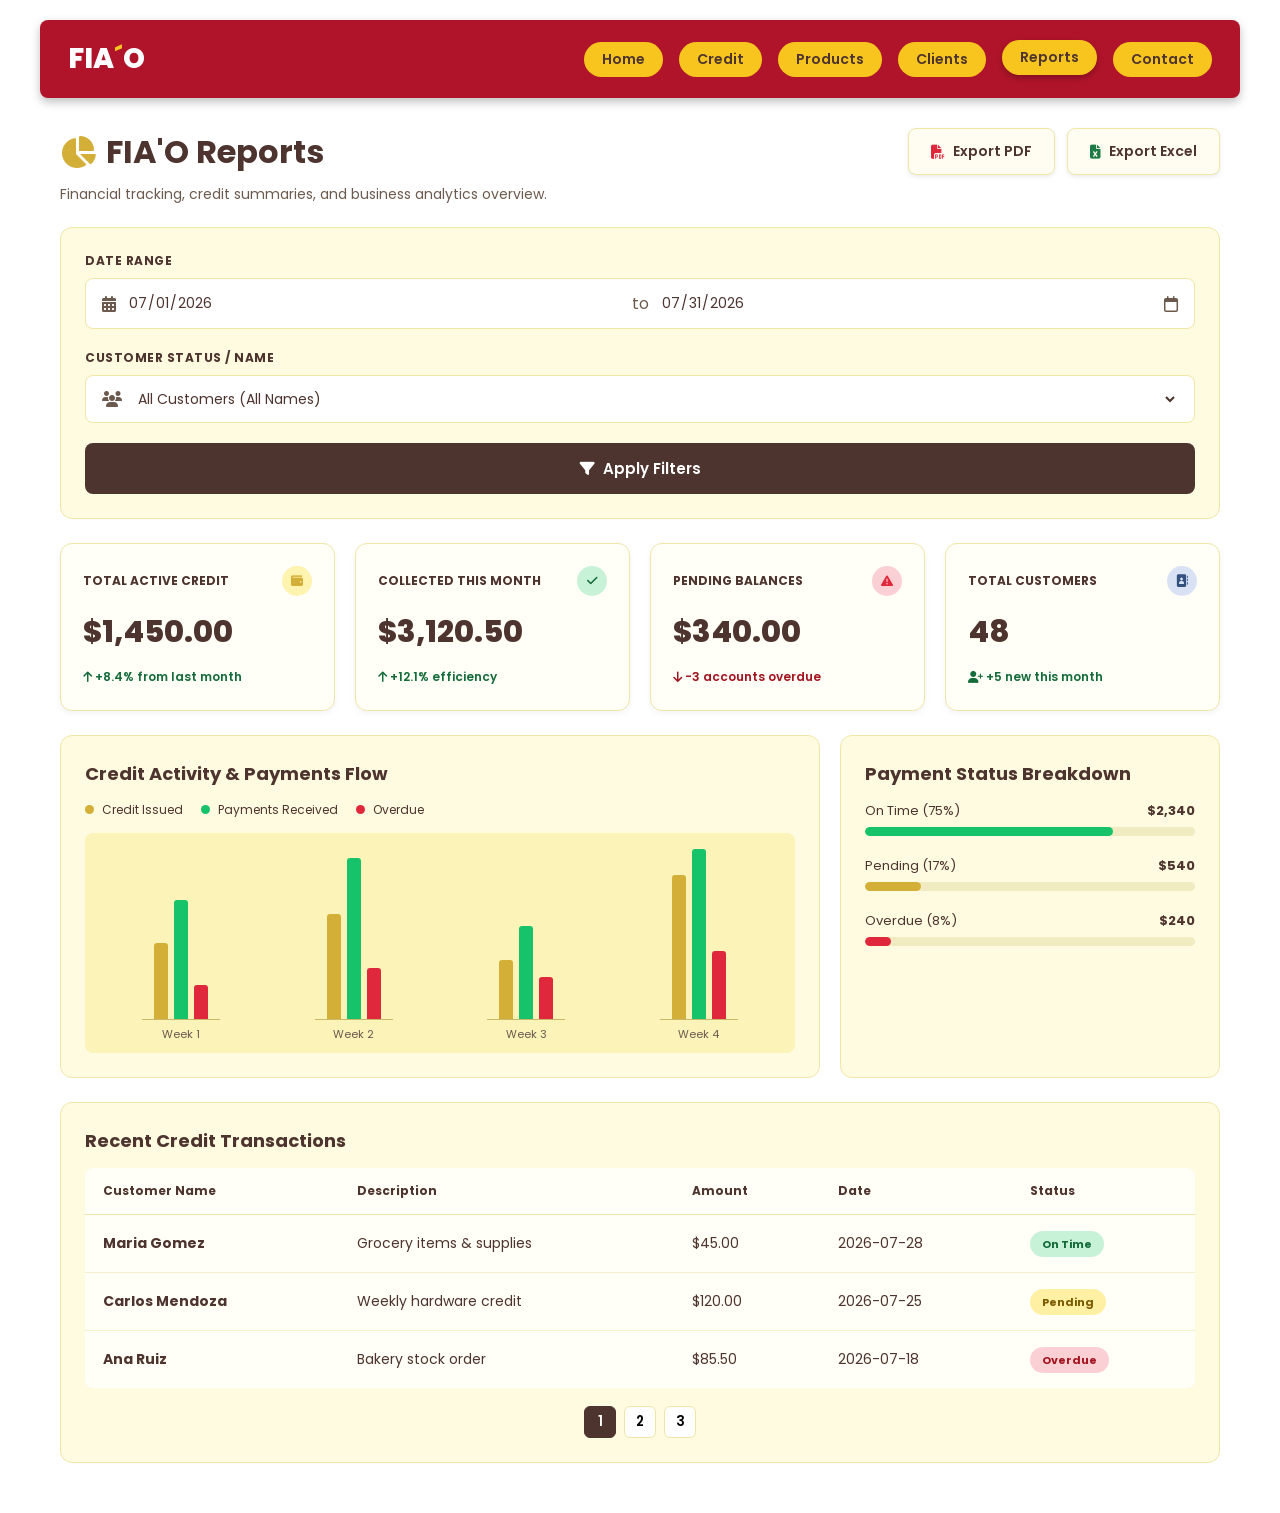
<file: Reports.html>
<!DOCTYPE html>
<html lang="en">
<head>
  <meta charset="UTF-8">
  <meta name="viewport" content="width=device-width, initial-scale=1.0">
  <title>Reports | FIA'O</title>
  <link rel="preconnect" href="https://fonts.googleapis.com">
  <link href="https://fonts.googleapis.com/css2?family=Poppins:wght@400;500;600;700;800&display=swap" rel="stylesheet">
  <link rel="stylesheet" href="https://cdnjs.cloudflare.com/ajax/libs/font-awesome/6.5.1/css/all.min.css">
  <link rel="stylesheet" href="Reports.css">
</head>
<body>

  <!-- HEADER -->
  <header class="header">
    <div class="logo">FIA<span>´</span>O</div>
    <nav class="nav">
      <a href="index.html">Home</a>
      <a href="Credit.html">Credit</a>
      <a href="Products.html">Products</a>
      <a href="Client.html">Clients</a>
      <a href="Reports.html" class="active">Reports</a>
      <a href="Contact.html">Contact</a>
    </nav>
  </header>

  <main class="container">

    <!-- TITLE -->
    <section class="title-row">
      <div>
        <h1><i class="fa-solid fa-chart-pie"></i> FIA'O Reports</h1>
        <p class="subtitle">Financial tracking, credit summaries, and business analytics overview.</p>
      </div>
      <div class="export-btns">
        <button class="btn-export" id="btnPdf"><i class="fa-solid fa-file-pdf pdf"></i> Export PDF</button>
        <button class="btn-export" id="btnExcel"><i class="fa-solid fa-file-excel excel"></i> Export Excel</button>
      </div>
    </section>

    <!-- FILTERS -->
    <section class="filters">
      <label class="label">Date Range</label>
      <div class="date-box">
        <i class="fa-solid fa-calendar-days cal-btn" id="openStart" title="Choose start date"></i>
        <input type="date" id="dateStart" value="2026-07-01">
        <span>to</span>
        <input type="date" id="dateEnd" value="2026-07-31">
        <i class="fa-regular fa-calendar cal-btn" id="openEnd" title="Choose end date"></i>
      </div>

      <label class="label">Customer Status / Name</label>
      <div class="select-box">
        <i class="fa-solid fa-users"></i>
        <select id="customerSelect"><option value="all">All Customers (All Names)</option></select>
      </div>

      <button class="btn-apply" id="btnApply"><i class="fa-solid fa-filter"></i> Apply Filters</button>
    </section>

    <!-- STAT CARDS -->
    <section class="stats">
      <div class="stat-card">
        <div class="stat-top"><span>Total Active Credit</span><i class="fa-solid fa-wallet ic yellow"></i></div>
        <h2>$1,450.00</h2>
        <small class="up"><i class="fa-solid fa-arrow-up"></i> +8.4% from last month</small>
      </div>
      <div class="stat-card">
        <div class="stat-top"><span>Collected This Month</span><i class="fa-solid fa-check ic green"></i></div>
        <h2>$3,120.50</h2>
        <small class="up"><i class="fa-solid fa-arrow-up"></i> +12.1% efficiency</small>
      </div>
      <div class="stat-card">
        <div class="stat-top"><span>Pending Balances</span><i class="fa-solid fa-triangle-exclamation ic red"></i></div>
        <h2>$340.00</h2>
        <small class="down"><i class="fa-solid fa-arrow-down"></i> -3 accounts overdue</small>
      </div>
      <div class="stat-card">
        <div class="stat-top"><span>Total Customers</span><i class="fa-solid fa-address-book ic blue"></i></div>
        <h2>48</h2>
        <small class="up"><i class="fa-solid fa-user-plus"></i> +5 new this month</small>
      </div>
    </section>

    <!-- CHARTS -->
    <section class="charts">
      <div class="card chart-card">
        <h3>Credit Activity &amp; Payments Flow</h3>
        <div class="legend">
          <span><i class="dot gold"></i> Credit Issued</span>
          <span><i class="dot green"></i> Payments Received</span>
          <span><i class="dot red"></i> Overdue</span>
        </div>
        <div class="bar-chart">
          <div class="week"><div class="bars"><div class="bar gold" style="height:45%"></div><div class="bar green" style="height:70%"></div><div class="bar red" style="height:20%"></div></div><span>Week 1</span></div>
          <div class="week"><div class="bars"><div class="bar gold" style="height:62%"></div><div class="bar green" style="height:95%"></div><div class="bar red" style="height:30%"></div></div><span>Week 2</span></div>
          <div class="week"><div class="bars"><div class="bar gold" style="height:35%"></div><div class="bar green" style="height:55%"></div><div class="bar red" style="height:25%"></div></div><span>Week 3</span></div>
          <div class="week"><div class="bars"><div class="bar gold" style="height:85%"></div><div class="bar green" style="height:100%"></div><div class="bar red" style="height:40%"></div></div><span>Week 4</span></div>
        </div>
      </div>

      <div class="card status-card">
        <h3>Payment Status Breakdown</h3>

        <div class="progress-item">
          <div class="progress-info"><span>On Time (75%)</span><b>$2,340</b></div>
          <div class="progress"><div class="fill green" style="width:75%"></div></div>
        </div>
        <div class="progress-item">
          <div class="progress-info"><span>Pending (17%)</span><b>$540</b></div>
          <div class="progress"><div class="fill gold" style="width:17%"></div></div>
        </div>
        <div class="progress-item">
          <div class="progress-info"><span>Overdue (8%)</span><b>$240</b></div>
          <div class="progress"><div class="fill red" style="width:8%"></div></div>
        </div>
      </div>
    </section>

    <!-- TABLE -->
    <section class="card table-card">
      <h3>Recent Credit Transactions</h3>
      <div class="table-wrap">
        <table>
          <thead>
            <tr><th>Customer Name</th><th>Description</th><th>Amount</th><th>Date</th><th>Status</th></tr>
          </thead>
          <tbody id="tableBody"></tbody>
        </table>
      </div>
      <div class="pagination" id="pagination"></div>
    </section>

  </main>
  <div class="toast" id="toast"></div>
  <script>
// ===== DATA =====
const transactions = [
  { name: "Maria Gomez",     desc: "Grocery items & supplies", amount: 45.00,  date: "2026-07-28", status: "On Time" },
  { name: "Carlos Mendoza",  desc: "Weekly hardware credit",   amount: 120.00, date: "2026-07-25", status: "Pending" },
  { name: "Ana Ruiz",        desc: "Bakery stock order",       amount: 85.50,  date: "2026-07-18", status: "Overdue" },
  { name: "Luis Torres",     desc: "Cleaning products",        amount: 60.00,  date: "2026-07-17", status: "On Time" },
  { name: "Rosa Diaz",       desc: "School supplies",          amount: 38.75,  date: "2026-07-16", status: "On Time" },
  { name: "Pedro Castillo",  desc: "Bulk rice & beans",        amount: 150.00, date: "2026-07-16", status: "Pending" },
  { name: "Carmen Morales",  desc: "Fresh produce supply",     amount: 92.00,  date: "2026-07-15", status: "On Time" },
  { name: "Jorge Ramirez",   desc: "Electrical hardware",      amount: 210.00, date: "2026-07-12", status: "Pending" }
];

const PER_PAGE = 3;
let filtered = [...transactions];
let currentPage = 1;

// ===== ELEMENTS =====
const tableBody  = document.getElementById("tableBody");
const pagination = document.getElementById("pagination");
const dateStart  = document.getElementById("dateStart");
const dateEnd    = document.getElementById("dateEnd");
const customerSel = document.getElementById("customerSelect");
const toast      = document.getElementById("toast");

// ===== HELPERS =====
const badgeClass = s => ({ "On Time": "ok", "Pending": "pending", "Overdue": "overdue" }[s]);
const money = n => "$" + n.toFixed(2);

function showToast(msg) {
  toast.innerHTML = '<i class="fa-solid fa-circle-check"></i>' + msg;
  toast.classList.add("show");
  clearTimeout(showToast.t);
  showToast.t = setTimeout(() => toast.classList.remove("show"), 2500);
}

// ===== CUSTOMER SELECT =====
[...new Set(transactions.map(t => t.name))].forEach(n => {
  const o = document.createElement("option");
  o.value = n; o.textContent = n;
  customerSel.appendChild(o);
});

// ===== RENDER TABLE =====
function renderTable() {
  const start = (currentPage - 1) * PER_PAGE;
  const rows = filtered.slice(start, start + PER_PAGE);

  tableBody.innerHTML = rows.length
    ? rows.map(t => `
      <tr>
        <td><b>${t.name}</b></td>
        <td>${t.desc}</td>
        <td>${money(t.amount)}</td>
        <td>${t.date}</td>
        <td><span class="badge ${badgeClass(t.status)}">${t.status}</span></td>
      </tr>`).join("")
    : '<tr><td colspan="5" class="empty">No transactions found for these filters.</td></tr>';

  renderPagination();
}

// ===== PAGINATION =====
function renderPagination() {
  const pages = Math.max(1, Math.ceil(filtered.length / PER_PAGE));
  pagination.innerHTML = "";
  for (let i = 1; i <= pages; i++) {
    const b = document.createElement("button");
    b.className = "page" + (i === currentPage ? " active" : "");
    b.textContent = i;
    b.addEventListener("click", () => { currentPage = i; renderTable(); });
    pagination.appendChild(b);
  }
}

// ===== CALENDAR ICONS =====
function openPicker(input) {
  if (input.showPicker) input.showPicker(); else input.focus();
}
document.getElementById("openStart").addEventListener("click", () => openPicker(dateStart));
document.getElementById("openEnd").addEventListener("click", () => openPicker(dateEnd));
dateStart.addEventListener("click", () => openPicker(dateStart));
dateEnd.addEventListener("click", () => openPicker(dateEnd));

// ===== APPLY FILTERS =====
document.getElementById("btnApply").addEventListener("click", () => {
  const from = dateStart.value, to = dateEnd.value, who = customerSel.value;

  if (from && to && from > to) {
    showToast("Start date must be before end date");
    return;
  }

  filtered = transactions.filter(t =>
    (!from || t.date >= from) &&
    (!to || t.date <= to) &&
    (who === "all" || t.name === who)
  );
  currentPage = 1;
  renderTable();
  showToast("Filters applied (" + filtered.length + " results)");
});

// ===== EXPORT EXCEL (CSV opens in Excel) =====
document.getElementById("btnExcel").addEventListener("click", () => {
  const header = ["Customer Name", "Description", "Amount", "Date", "Status"];
  const esc = v => '"' + String(v).replace(/"/g, '""') + '"';
  const lines = [header, ...filtered.map(t => [t.name, t.desc, t.amount.toFixed(2), t.date, t.status])]
    .map(r => r.map(esc).join(","));

  const blob = new Blob(["\ufeff" + lines.join("\r\n")], { type: "text/csv;charset=utf-8;" });
  const a = document.createElement("a");
  a.href = URL.createObjectURL(blob);
  a.download = "FIAO_Reports.csv";
  document.body.appendChild(a);
  a.click();
  a.remove();
  URL.revokeObjectURL(a.href);
  showToast("Excel exported successfully");
});

// ===== EXPORT PDF (print dialog -> Save as PDF) =====
document.getElementById("btnPdf").addEventListener("click", () => {
  // show all rows so the PDF has the full table
  const saved = currentPage;
  const full = filtered;
  tableBody.innerHTML = full.map(t => `
    <tr>
      <td><b>${t.name}</b></td><td>${t.desc}</td><td>${money(t.amount)}</td>
      <td>${t.date}</td><td><span class="badge ${badgeClass(t.status)}">${t.status}</span></td>
    </tr>`).join("");
  window.print();
  currentPage = saved;
  renderTable();
});

// ===== INIT =====
renderTable();

  </script>
</body>
</html>
</file>
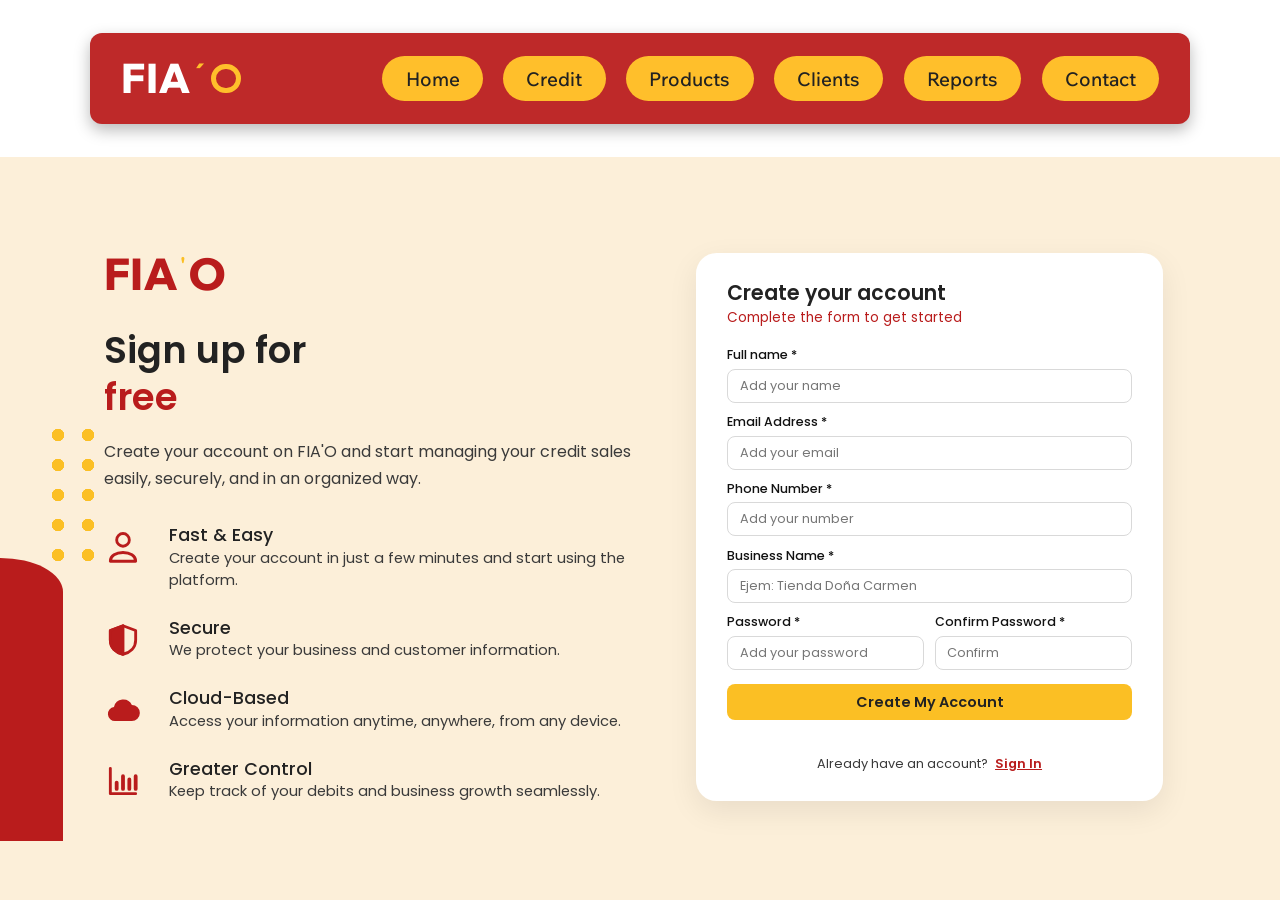
<file: sing.html>
<!DOCTYPE html>
<html lang="en">
<head>
  <meta charset="UTF-8">
  <meta name="viewport" content="width=device-width, initial-scale=1">
  <title>Sign up | Web Fia´o</title>
  <link rel="preconnect" href="https://fonts.googleapis.com">
  <link rel="preconnect" href="https://fonts.gstatic.com" crossorigin>
  <link href="https://fonts.googleapis.com/css2?family=Poppins:wght@400;500;600&family=Wix+Madefor+Display:wght@500;800&family=Wix+Madefor+Text:wght@400;500&display=swap" rel="stylesheet">

  <!-- AQUÍ SE CONECTA EL CSS -->
  <link rel="stylesheet" href="sing.css">
</head>
<body>

  <!-- ===== BARRA DE ARRIBA (igual en todas las páginas) ===== -->
  <header class="header-wrap">
    <div class="site-header">
      <a class="brand" href="index.html" aria-label="FIA´O">FIA<span class="acute">´</span><span class="ring"></span></a>

      <nav class="main-nav" aria-label="Main">
        <a href="index.html">Home</a>
        <a href="Credit.html">Credit</a>
        <a href="Products.html">Products</a>
        <a href="Client.html">Clients</a>
        <a href="Reports.html">Reports</a>
        <a href="Contact.html">Contact</a>
      </nav>
    </div>
  </header>
  <!-- ===== FIN DE LA BARRA ===== -->

  <main class="signup">

    <!-- Lado izquierdo -->
    <section class="info">
      <div class="info-inner">
        <p class="logo">FIA<span class="tick">'</span>O</p>

        <h1>Sign up for <span>free</span></h1>

        <p class="intro">
          Create your account on FIA'O and start managing your credit sales
          easily, securely, and in an organized way.
        </p>

        <ul class="features">
          <li>
            <svg viewBox="0 0 24 24" fill="none" stroke="currentColor" stroke-width="1.8" stroke-linecap="round" stroke-linejoin="round" aria-hidden="true"><circle cx="12" cy="7.5" r="4"/><path d="M4 21c0-3.5 3.6-5.5 8-5.5s8 2 8 5.5z"/></svg>
            <div>
              <h2>Fast &amp; Easy</h2>
              <p>Create your account in just a few minutes and start using the platform.</p>
            </div>
          </li>
          <li>
            <svg viewBox="0 0 24 24" fill="none" stroke="currentColor" stroke-width="1.8" stroke-linejoin="round" aria-hidden="true"><path d="M12 3l8 3v6c0 5-3.5 8-8 9-4.5-1-8-4-8-9V6z"/><path d="M12 3v18c-4.5-1-8-4-8-9V6z" fill="currentColor"/></svg>
            <div>
              <h2>Secure</h2>
              <p>We protect your business and customer information.</p>
            </div>
          </li>
          <li>
            <svg viewBox="0 0 24 24" fill="currentColor" aria-hidden="true"><path d="M7 19a4.5 4.5 0 0 1-.7-8.95A6 6 0 0 1 17.6 8.8 5 5 0 0 1 17.5 19z"/></svg>
            <div>
              <h2>Cloud-Based</h2>
              <p>Access your information anytime, anywhere, from any device.</p>
            </div>
          </li>
          <li>
            <svg viewBox="0 0 24 24" fill="none" stroke="currentColor" stroke-width="1.8" stroke-linecap="round" stroke-linejoin="round" aria-hidden="true"><path d="M4 4v16h16"/><path d="M8 17v-4M12 17V9M16 17v-6M20 17v-8" stroke-width="2.4"/></svg>
            <div>
              <h2>Greater Control</h2>
              <p>Keep track of your debits and business growth seamlessly.</p>
            </div>
          </li>
        </ul>
      </div>
    </section>

    <!-- Formulario -->
    <section class="form-panel">
      <div class="form-inner">
        <h2 class="form-title">Create your account</h2>
        <p class="form-sub">Complete the form to get started</p>

        <form id="signup-form" novalidate>

          <div class="field">
            <label for="name">Full name *</label>
            <input id="name" name="name" type="text" placeholder="Add your name" autocomplete="name" required>
            <small class="msg" aria-live="polite"></small>
          </div>

          <div class="field">
            <label for="email">Email Address *</label>
            <input id="email" name="email" type="email" placeholder="Add your email" autocomplete="email" required>
            <small class="msg" aria-live="polite"></small>
          </div>

          <div class="field">
            <label for="phone">Phone Number *</label>
            <input id="phone" name="phone" type="tel" placeholder="Add your number" autocomplete="tel" required>
            <small class="msg" aria-live="polite"></small>
          </div>

          <div class="field">
            <label for="business">Business Name *</label>
            <input id="business" name="business" type="text" placeholder="Ejem: Tienda Doña Carmen" autocomplete="organization" required>
            <small class="msg" aria-live="polite"></small>
          </div>

          <div class="row">
            <div class="field">
              <label for="password">Password *</label>
              <input id="password" name="password" type="password" placeholder="Add your password" autocomplete="new-password" required>
              <small class="msg" aria-live="polite"></small>
            </div>
            <div class="field">
              <label for="confirm">Confirm Password *</label>
              <input id="confirm" name="confirm" type="password" placeholder="Confirm" autocomplete="new-password" required>
              <small class="msg" aria-live="polite"></small>
            </div>
          </div>

          <button class="submit" type="submit">Create My Account</button>
          <p class="status" id="status" role="status" aria-live="polite"></p>

          <p class="alt">Already have an account? <a href="join.html">Sign In</a></p>
        </form>
      </div>
    </section>

    <div class="deco-right" aria-hidden="true"></div>
  </main>

  <script>
    const form = document.getElementById("signup-form");
    const status = document.getElementById("status");

    function setError(input, text) {
      const field = input.closest(".field");
      field.classList.toggle("error", Boolean(text));
      field.querySelector(".msg").textContent = text || "";
      return !text;
    }

    function validate() {
      const v = id => form.elements[id];
      let ok = true;
      ok = setError(v("name"), v("name").value.trim().length < 2 ? "Enter your full name." : "") && ok;
      ok = setError(v("email"), /^[^\s@]+@[^\s@]+\.[^\s@]+$/.test(v("email").value.trim()) ? "" : "Enter a valid email.") && ok;
      ok = setError(v("phone"), v("phone").value.replace(/\D/g, "").length < 7 ? "Enter a valid phone number." : "") && ok;
      ok = setError(v("business"), v("business").value.trim().length < 2 ? "Enter your business name." : "") && ok;
      ok = setError(v("password"), v("password").value.length < 8 ? "Use at least 8 characters." : "") && ok;
      ok = setError(v("confirm"), !v("confirm").value || v("confirm").value !== v("password").value ? "Passwords do not match." : "") && ok;
      return ok;
    }

    form.addEventListener("submit", function (e) {
      e.preventDefault();
      status.textContent = "";
      if (!validate()) {
        const first = form.querySelector(".field.error input");
        if (first) first.focus();
        return;
      }
      status.textContent = "Account created! Taking you to Login…";
      setTimeout(() => { window.location.href = "login.html"; }, 1200);
    });

    form.addEventListener("input", function (e) {
      if (e.target.matches("input")) setError(e.target, "");
    });
  </script>

</body>
</html>
</file>
<file: Contact.css>
* { margin: 0; padding: 0; box-sizing: border-box; }

:root {
  --red: #b0142a;
  --dark-red: #990000;
  --yellow: #f7c51e;
  --cream: #fffbe0;
  --brown: #4e342e;
  --gold: #d4af37;
  --border: #f0e6a6;
  --text: #4e342e;
}

body { font-family: 'Poppins', sans-serif; background: #fff; color: var(--text); }

/* HEADER */
.header {
  background: var(--red);
  margin: 20px auto 0;
  width: calc(100% - 40px);
  max-width: 1200px;
  padding: 18px 28px;
  border-radius: 8px;
  display: flex; justify-content: space-between; align-items: center;
  flex-wrap: wrap; gap: 12px;
  box-shadow: 0 4px 10px rgba(0,0,0,.25);
}
.logo { color: #fff; font-size: 28px; font-weight: 800; }
.logo span { color: var(--yellow); }
.nav { display: flex; gap: 16px; flex-wrap: wrap; }
.nav a {
  background: var(--yellow); color: var(--brown);
  text-decoration: none; font-weight: 600; font-size: 14px;
  padding: 7px 18px; border-radius: 20px; transition: transform .2s;
}
.nav a:hover, .nav a.active { transform: translateY(-2px); box-shadow: 0 3px 6px rgba(0,0,0,.25); }

/* MAIN */
.container { max-width: 1200px; margin: 0 auto; padding: 40px 20px 60px; }
h1 { font-size: 32px; font-weight: 700; display: flex; align-items: center; gap: 10px; }
h1 i { color: var(--gold); }
.subtitle { margin-top: 10px; font-size: 14px; color: #6d5a4f; line-height: 1.6; }

.content {
  display: grid;
  grid-template-columns: 1fr 1fr;
  gap: 24px;
  margin-top: 28px;
  align-items: start;
}

/* FAQ */
.faq { display: flex; flex-direction: column; gap: 14px; }
.faq-item {
  background: #fffef7;
  border: 1px solid var(--border);
  border-radius: 10px;
  overflow: hidden;
  transition: background .2s;
}
.faq-item:hover, .faq-item.open { background: #fbf3b8; }
.faq-q {
  width: 100%; background: none; border: none;
  display: flex; justify-content: space-between; align-items: center;
  padding: 16px 18px;
  font-family: inherit; font-size: 14px; font-weight: 700; color: var(--brown);
  cursor: pointer; text-align: left;
}
.faq-q i { color: var(--dark-red); font-size: 12px; }
.faq-a { max-height: 0; overflow: hidden; transition: max-height .3s ease; }
.faq-a p { padding: 0 18px 16px; font-size: 12.5px; color: #6d5a4f; line-height: 1.6; }
.faq-item.open .faq-a { max-height: 140px; }

/* FORM */
.form {
  background: #fffef7;
  border: 1px solid var(--border);
  border-radius: 12px;
  padding: 24px;
  display: flex; flex-direction: column;
}
.form label {
  font-size: 11px; font-weight: 700; text-transform: uppercase;
  letter-spacing: .5px; margin-bottom: 6px;
}
.form input, .form textarea {
  border: 1px solid var(--border);
  background: #fffef7;
  border-radius: 4px;
  padding: 10px 12px;
  font-family: inherit; font-size: 13px; color: var(--text);
  outline: none; margin-bottom: 4px;
  transition: border-color .2s, box-shadow .2s;
}
.form textarea { height: 110px; resize: vertical; }
.form input:focus, .form textarea:focus { border-color: var(--gold); box-shadow: 0 0 0 3px rgba(247,197,30,.25); }
.form .invalid { border-color: #e0283c; }
.error { color: #e0283c; font-size: 11px; min-height: 16px; margin-bottom: 8px; }

.btn-send {
  background: var(--dark-red); color: #fff; border: none;
  font-family: inherit; font-weight: 700; font-size: 14px;
  padding: 14px; border-radius: 6px; cursor: pointer;
  margin-top: 6px; transition: background .2s, transform .1s;
}
.btn-send:hover { background: #b30000; }
.btn-send:active { transform: scale(.98); }

/* FOOTER */
.footer {
  background: #1f1f1f; color: #fff;
  display: grid; grid-template-columns: 2fr 1fr 1fr 1fr;
  gap: 30px; padding: 50px max(20px, calc((100% - 1200px) / 2));
}
.footer .logo { margin-bottom: 14px; }
.brand p { font-size: 12px; color: #bdbdbd; line-height: 1.7; max-width: 300px; }
.footer h4 { color: #e8a13a; font-size: 13px; text-transform: uppercase; letter-spacing: .5px; margin-bottom: 14px; }
.footer-col { display: flex; flex-direction: column; gap: 10px; }
.footer-col a { color: #e8e8e8; font-size: 13px; }
.footer-col a:hover { color: var(--yellow); }

/* CHAT */
.chat-toggle {
  position: fixed; bottom: 24px; right: 24px;
  width: 46px; height: 46px; border-radius: 50%;
  background: var(--brown); color: #fff; border: none;
  font-size: 18px; cursor: pointer; z-index: 50;
  box-shadow: 0 4px 12px rgba(0,0,0,.35);
  transition: transform .2s;
}
.chat-toggle:hover { transform: scale(1.08); }
.chat-toggle.hidden { display: none; }

.chat {
  position: fixed; bottom: 24px; right: 24px;
  width: 320px; height: 380px;
  background: #fff; border: 1px solid var(--border);
  border-radius: 12px; overflow: hidden;
  display: flex; flex-direction: column;
  box-shadow: 0 8px 24px rgba(0,0,0,.3);
  z-index: 60;
  opacity: 0; transform: translateY(20px); pointer-events: none;
  transition: all .25s;
}
.chat.open { opacity: 1; transform: translateY(0); pointer-events: auto; }
.chat-head {
  background: var(--brown); color: #fff;
  padding: 12px 16px; font-size: 13px; font-weight: 700;
  display: flex; justify-content: space-between; align-items: center;
}
.chat-head button { background: none; border: none; color: #fff; cursor: pointer; font-size: 14px; min-width: 28px; min-height: 28px; }
.chat-body {
  flex: 1; overflow-y: auto; padding: 14px;
  display: flex; flex-direction: column; gap: 10px;
  background: #fffef7;
}
.msg { max-width: 80%; padding: 10px 12px; border-radius: 10px; font-size: 12.5px; line-height: 1.5; }
.msg.bot { background: #fbf3b8; align-self: flex-start; }
.msg.user { background: var(--brown); color: #fff; align-self: flex-end; }
.chat-foot { display: flex; gap: 8px; padding: 10px; border-top: 1px solid var(--border); background: #fff; }
.chat-foot input {
  flex: 1; border: 1px solid var(--border); border-radius: 4px;
  padding: 9px 10px; font-family: inherit; font-size: 12.5px; outline: none;
}
.chat-foot button {
  background: var(--brown); color: #fff; border: none;
  width: 36px; border-radius: 4px; cursor: pointer;
}

/* TOAST */
.toast {
  position: fixed; top: 24px; right: 24px;
  background: var(--brown); color: #fff;
  padding: 12px 20px; border-radius: 10px;
  font-size: 14px; font-weight: 500;
  box-shadow: 0 6px 16px rgba(0,0,0,.3);
  opacity: 0; transform: translateY(-10px);
  pointer-events: none; transition: all .3s; z-index: 99;
}
.toast.show { opacity: 1; transform: translateY(0); }

/* RESPONSIVE */
@media (max-width: 800px) {
  .content { grid-template-columns: 1fr; }
  .footer { grid-template-columns: 1fr 1fr; }
  h1 { font-size: 26px; }
  .header { justify-content: center; }
  .chat { width: calc(100% - 32px); right: 16px; }
}
</file>
<file: Credit.css>
*{margin:0;padding:0;box-sizing:border-box}
:root{
  --red:#ab0a1b; --red-dark:#8a0c19; --yellow:#f9c22e; --cream:#fdf0c0;
  --brown:#3b2410; --crimson:#b0102a; --green:#16a34a;
}
/* Zoom propio: 0.5 = pequeño, 1 = tamaño real. Cambia ZOOM_PAGE abajo para ajustar */
body{font-family:'Poppins',sans-serif;background:#fff;color:var(--brown);min-height:100vh}
a{text-decoration:none;color:inherit}
ul{list-style:none}
 
/* ---------- NAV (igual que la página Home) ---------- */
.site-header {
  background: #fff;
  padding: 36px 52px;
  position: relative;
  z-index: 5;
}
 
.navbar {
  height: 100px;
  border-radius: 14px;
  background: linear-gradient(90deg, #b8232a, #b8232a);
  box-shadow: 0 8px 22px rgba(0, 0, 0, 0.25);
  display: flex;
  align-items: center;
  justify-content: space-between;
  padding: 0 34px;
  gap: 20px;
}
 
.logo {
  font-family: 'Outfit', sans-serif;
  font-weight: 600;
  font-size: 46px;
  color: #fff;
  letter-spacing: 1px;
  white-space: nowrap;
  flex: none;
}
 
.logo span {
  color: var(--yellow);
}
 
.nav-links {
  display: flex;
  align-items: center;
  margin: 0;
  padding: 0;
  list-style: none;
}
 
.nav-links li {
  margin-left: 20px;
}
 
.nav-links a {
  display: inline-block;
  font-family: 'Outfit', sans-serif;
  font-size: 21px;
  color: #222;
  background: var(--yellow);
  padding: 11px 28px;
  border-radius: 40px;
  line-height: 1.3;
  transition: 0.2s;
  white-space: nowrap;
}
 
.nav-links a:hover {
  background: #ffd75a;
  transform: translateY(-2px);
}
 
/* ---------- TOP BAR ---------- */
.topbar{zoom:0.75;background:var(--red-dark);border-bottom:2px solid var(--yellow);height:93px;display:flex;
  align-items:center;justify-content:flex-end;padding:0 40px;margin-top:-1px}
.notif-wrap{position:relative}
.icon-btn{position:relative;width:44px;height:44px;border-radius:10px;border:2px solid var(--yellow);background:#fff;
  color:#222;font-size:16px;cursor:pointer}
.badge{position:absolute;top:-8px;right:-8px;background:#e8a317;color:#fff;font-size:10px;font-weight:600;
  width:16px;height:16px;border-radius:50%;display:flex;align-items:center;justify-content:center}
.notif-panel{display:none;position:absolute;right:0;top:57px;width:320px;background:var(--cream);
  border:2px solid var(--yellow);border-radius:12px;padding:20px 16px 14px;z-index:20;box-shadow:0 10px 25px rgba(0,0,0,.25)}
.notif-panel.open{display:block}
.notif-head{display:flex;justify-content:space-between;align-items:center;border-bottom:1px solid #f1d98b;padding-bottom:12px;margin-bottom:6px}
.notif-head h4{font-size:16px;font-weight:600}
.notif-head button{background:none;border:0;color:var(--crimson);font:600 13px 'Poppins';cursor:pointer}
.notif-panel p{font-size:13px;padding:11px 0;border-bottom:1px solid #f1d98b;line-height:1.6}
.notif-panel p:last-child{border:0}
 
/* ---------- HERO (más grande) ---------- */
.hero{zoom:0.75;background:var(--red);padding:62px 40px 40px;min-height:600px} /* 0.75 = tamaño actual; sube para agrandar, baja para achicar */
.hero h1{font-size:50px;font-weight:700;color:#fff;line-height:1.2}
.hero h1 span{color:var(--yellow)}
.sub{font-family:'Outfit',sans-serif;font-size:18px;color:#fff;margin:20px 0 38px}
 
.grid{display:grid;grid-template-columns:344fr 411fr 377fr;gap:26px;align-items:start}
.col{display:flex;flex-direction:column;gap:35px}
 
.card{background:var(--cream);border:2px solid var(--yellow);border-radius:20px;padding:26px;
  box-shadow:0 8px 20px rgba(0,0,0,.12)}
.card h2{font-size:21px;font-weight:600;color:var(--brown)}
.muted{font-family:'Outfit',sans-serif;font-size:15px;color:#5a4630;margin:12px 0 20px}
 
.card-label{display:block;font-family:'Outfit',sans-serif;font-weight:600;font-size:17px;margin-bottom:14px}
.card-label i{margin-right:4px;font-size:15px}
select,input[type=number]{width:100%;height:70px;border:2px solid var(--yellow);border-radius:14px;background:#fff;
  font:600 19px 'Poppins';color:var(--brown);padding:0 20px;outline:none}
select{height:72px;margin-top:-2px}
input[type=number]{height:64px;font-size:17px}
input::placeholder{color:#8a8a8a;font-weight:600}
 
.cust-name{font-size:25px!important;display:flex;align-items:center;gap:8px}
.cust-name i{color:var(--crimson);font-size:22px}
.stats{display:flex;gap:16px;margin:26px 0 24px}
.stat{flex:1;min-width:0;background:#fff;border:1px solid #f5dd91;border-radius:12px;padding:14px}
.stat small{display:block;font-family:'Outfit',sans-serif;font-weight:600;font-size:14px;color:#5b2c10}
.stat b{display:block;color:var(--crimson);font-size:24px;font-weight:700;margin-top:6px;white-space:nowrap}
.bar{height:12px;border-radius:10px;background:#fff;border:1px solid #f0d78a;overflow:hidden}
#barFill{height:100%;background:var(--crimson);border-radius:10px;transition:.4s}
.bar-info{display:flex;justify-content:space-between;font-weight:600;font-size:14px;margin-top:10px}
 
.block{display:flex;align-items:center;justify-content:space-between;gap:14px}
.block h3{font-size:22px;font-weight:600;display:flex;align-items:center;gap:4px;font-size:21px}
.block h3 i{color:var(--crimson);font-size:19px}
.block p{font-family:'Outfit',sans-serif;font-size:14px;color:#5a4630;margin-top:6px;line-height:1.6}
.switch{position:relative;width:46px;height:34px;flex:none}
.switch input{display:none}
.slider{position:absolute;inset:0;background:var(--crimson);border-radius:20px;cursor:pointer;transition:.2s}
.slider::before{content:"";position:absolute;width:20px;height:20px;border-radius:50%;background:#fff;top:7px;left:23px;transition:.2s}
.switch input:not(:checked)+.slider{background:#bbb}
.switch input:not(:checked)+.slider::before{left:5px}
 
/* historial */
.list{display:flex;flex-direction:column;gap:14px}
#history{max-height:365px;overflow-y:auto;padding-right:6px}
#history::-webkit-scrollbar{width:10px}
#history::-webkit-scrollbar-thumb{background:#7a7a7a;border-radius:10px}
#history::-webkit-scrollbar-track{background:#eee;border-radius:10px}
.item{display:flex;align-items:center;gap:12px;background:#fff;border:1px solid #f1d98b;border-radius:12px;padding:12px 14px;min-height:79px}
.date{width:46px;height:46px;flex:none;background:var(--cream);border:1px solid #f1d98b;border-radius:10px;
  display:flex;flex-direction:column;align-items:center;justify-content:center;line-height:1.1}
.date b{font-size:15px;font-weight:600}.date span{font-size:10px;font-weight:600;color:#7a4a10}
.ic{width:36px;height:36px;flex:none;background:var(--cream);border:1px solid #f1d98b;border-radius:50%;
  display:flex;align-items:center;justify-content:center;color:var(--crimson);font-size:13px}
.what{flex:1;min-width:0}
.what b{display:block;font-size:15px;font-weight:600;line-height:1.3}
.what small{font-family:'Outfit',sans-serif;font-size:14px;color:#5a4630}
.amt{color:var(--crimson);font-size:16px;font-weight:700;white-space:nowrap}
.amt.neg{color:var(--green)}
.tag{font-size:13px;font-weight:600;padding:3px 10px;border-radius:8px}
.tag.pending{background:#fdf29a;color:#a05a00}
.tag.paid{background:#dcfce7;color:var(--green)}
.link{display:inline-block;margin-top:20px;color:var(--crimson);font-weight:600;font-size:15px}
.link:hover{text-decoration:underline}
 
/* registrar pago */
.field-label{display:block;font-family:'Outfit',sans-serif;font-weight:600;font-size:15.5px;margin:0 0 8px}
.card .field-label + .radios, .radios{display:flex;gap:36px;margin:6px 0 26px}
.radios label{display:flex;flex-direction:column;align-items:center;gap:4px;font-weight:600;font-size:16px;cursor:pointer}
.radios input{width:14px;height:14px;accent-color:#1f6feb}
.card p.field-label{margin-top:22px}
.btns{display:flex;gap:14px}
.btn{flex:1;height:66px;border-radius:12px;border:2px solid var(--yellow);background:#fff;font:600 17px 'Poppins';
  color:var(--brown);cursor:pointer;transition:.2s}
.btn.primary{background:var(--yellow)}
.btn:hover{transform:translateY(-2px);box-shadow:0 5px 12px rgba(0,0,0,.2)}
.success{display:none;align-items:center;gap:10px;margin-top:16px;background:#dcfce7;border:1px solid #86efac;
  border-radius:8px;padding:12px;color:var(--green);font-weight:600;font-size:15px}
 
/* actividad */
.activity{margin-top:30px}
.activity li{display:flex;align-items:center;gap:14px;padding:16px 0;border-bottom:1px solid #f1d98b}
.activity li:last-child{border:0}
.activity .ic{background:#fff;width:32px;height:32px;font-size:12px}
.activity div{flex:1}
.activity b{display:block;font-size:16px;font-weight:600}
.activity small{font-family:'Outfit',sans-serif;font-size:14px;color:#5a4630}
.activity em{font-style:normal;font-weight:600;font-size:14px;display:flex;align-items:center;gap:6px;color:#5a3a10}
.dot{width:9px;height:9px;border-radius:50%;display:inline-block}
.dot.green{background:#22c55e}.dot.amber{background:#c8a21a}
.card .link{margin-top:14px}
 
.overview{display:grid;grid-template-columns:1fr 1fr;gap:16px;margin-top:20px}
.overview .stat{padding:12px}
.overview .stat small{font-size:14px}
.overview .stat b{font-size:22px;margin-top:4px}
 
footer{text-align:center;color:#fff;font-size:12px;margin-top:100px;opacity:.9;font-family:'Outfit',sans-serif}
 
/* modal */
.overlay{zoom:0.9;display:none;position:fixed;inset:0;background:rgba(0,0,0,.55);z-index:50;align-items:center;justify-content:center}
.overlay.open{display:flex}
.modal{width:604px;max-width:92vw;max-height:88vh;overflow:auto;background:var(--cream);border:2px solid var(--yellow);
  border-radius:20px;padding:26px 26px 30px}
.modal-head{display:flex;justify-content:space-between;align-items:center;border-bottom:2px solid var(--yellow);padding-bottom:14px;margin-bottom:26px}
.modal-head h3{font-size:22px;font-weight:600}
.modal-head button{background:none;border:0;font-size:32px;line-height:1;cursor:pointer;color:var(--brown)}
.modal .item{min-height:80px}
.modal .tag{text-transform:lowercase}
 
/* pantallas medianas: el menú se ajusta para que no se desborde */
@media(max-width:1150px){
  .site-header{padding:28px 28px}
  .navbar{height:84px;padding:0 22px}
  .logo{font-size:38px}
  .nav-links li{margin-left:10px}
  .nav-links a{font-size:17px;padding:8px 16px}
}

/* responsive (celular) */
@media(max-width:700px){
  .topbar,.hero,.overlay{zoom:1}
  .grid{grid-template-columns:1fr}
  .site-header{padding:20px 16px 30px!important}
  .navbar{flex-wrap:wrap;height:auto;padding:14px}
  .nav-links{flex-wrap:wrap;margin:10px 0 0;gap:8px}.nav-links li{margin:0}
  .nav-links a{font-size:20px;padding:8px 20px}
  .hero{padding:40px 16px}.hero h1{font-size:38px}
}
</file>
<file: join.css>
/* ============ VARIABLES ============ */
:root {
  --red: #a50f1e;
  --red-dark: #8c0c19;
  --cream: #fbefd7;
  --yellow: #f6dd9b;
  --text: #2b2b2b;
  --muted: #555;
  --card: #fffdfa;
  --border: #ece7de;

  /* Barra de navegación */
  --red-bar: #be2929;
  --white: #ffffff;
  --ink: #222222;
  --max: 1100px;
  --gutter: clamp(16px, 4vw, 64px);
  --font-display: "Wix Madefor Display", "Helvetica Neue", Arial, sans-serif;
  --font-header: "Wix Madefor Text", "Helvetica Neue", Arial, sans-serif;
}

/* ============ RESET ============ */
* { margin: 0; padding: 0; box-sizing: border-box; }

html { scroll-behavior: smooth; }

body {
  font-family: "Poppins", sans-serif;
  background: var(--cream);
  color: var(--text);
  min-height: 100vh;
  overflow-x: hidden;
}

/* ============ BARRA DE NAVEGACIÓN ============ */
.header-wrap {
  background: var(--white);
  padding: clamp(16px, 2.6vw, 45px) var(--gutter);
  position: relative;
  z-index: 5;
}

.site-header {
  max-width: var(--max);
  margin: 0 auto;
  display: flex;
  align-items: center;
  justify-content: space-between;
  gap: 16px 32px;
  padding: clamp(14px, 1.8vw, 24px) clamp(18px, 2.4vw, 37px);
  background: var(--red-bar);
  border-radius: 12px;
  box-shadow: 0 6px 16px rgba(0, 0, 0, 0.28);
}

.brand {
  display: inline-flex;
  align-items: center;
  font-family: var(--font-display);
  font-weight: 800;
  font-size: clamp(1.9rem, 3.2vw, 2.9rem);
  line-height: 1;
  color: var(--white);
  text-decoration: none;
}

.brand .acute {
  position: relative;
  top: -0.17em;
  margin: 0 0.08em 0 0.05em;
  font-size: 0.65em;
  color: #ffbf2b;
}

.brand .ring {
  width: 0.72em;
  height: 0.72em;
  border: 0.13em solid #ffbf2b;
  border-radius: 50%;
}

.main-nav {
  display: flex;
  flex-wrap: wrap;
  justify-content: flex-end;
  gap: clamp(8px, 1.6vw, 34px);
  font-family: var(--font-header);
  font-size: clamp(0.85rem, 1.2vw + 0.25rem, 1.35rem);
}

.main-nav a {
  padding: 0.55em 1.2em;
  background: #ffbf2b;
  color: var(--ink);
  font-weight: 500;
  line-height: 1.2;
  border-radius: 999px;
  white-space: nowrap;
  text-decoration: none;
  transition: transform 0.15s ease, filter 0.15s ease;
}

.main-nav a:hover { transform: translateY(-2px); filter: brightness(1.06); }
.main-nav a.active { background: var(--white); }
.main-nav a:focus-visible { outline: 3px solid var(--ink); outline-offset: 2px; }

/* ============ LAYOUT ============ */
.page {
  position: relative;
  display: flex;
  align-items: flex-start;
  justify-content: space-between;
  min-height: calc(100vh - 124px);
  padding: 0 clamp(20px, 4vw, 56px) 0 clamp(24px, 5vw, 64px);
  gap: clamp(16px, 2.5vw, 32px);
}

/* Decoraciones */
.deco { position: absolute; pointer-events: none; }

.deco-red {
  left: 0;
  top: 300px;
  bottom: 0;
  width: 40px;
  background: var(--red);
  border-top-right-radius: 100% 38px;
}

.deco-yellow {
  right: 0;
  top: 0;
  width: 32px;
  height: 360px;
  background: var(--yellow);
  clip-path: polygon(0 0, 100% 0, 100% 100%, 0 94%);
}

/* ============ IZQUIERDA ============ */
.left {
  flex: 1 1 0;
  min-width: 0;
  max-width: 480px;
  padding: 32px 0 48px;
  position: relative;
  z-index: 1;
}

.logo {
  font-size: 46px;
  font-weight: 700;
  letter-spacing: -1px;
  color: var(--red);
  line-height: 1;
  margin-bottom: 40px;
}
.logo .tick { font-size: 16px; vertical-align: top; position: relative; top: 3px; margin: 0 1px; }

.headline {
  font-size: clamp(28px, 3.6vw, 42px);
  font-weight: 600;
  line-height: 1.3;
  letter-spacing: -1px;
  color: var(--text);
}
.headline .accent { color: var(--red); }

.tagline {
  margin-top: 16px;
  font-size: 15px;
  font-weight: 300;
  color: #3a3a3a;
}

.features {
  list-style: none;
  margin-top: 44px;
  display: flex;
  flex-direction: column;
  gap: 24px;
}

.feature {
  display: flex;
  align-items: flex-start;
  gap: 16px;
}
.f-icon {
  width: 30px;
  height: 30px;
  color: var(--red);
  flex-shrink: 0;
  margin-top: 3px;
}
.feature h3 {
  font-size: 17px;
  font-weight: 500;
  color: #2b2b2b;
  line-height: 1.3;
}
.feature p {
  margin-top: 3px;
  font-size: 14px;
  font-weight: 400;
  color: var(--muted);
  line-height: 1.4;
}

/* ============ TARJETA ============ */
.card {
  position: relative;
  z-index: 1;
  width: clamp(300px, 38vw, 370px);
  flex-shrink: 0;
  margin-top: 28px;
  margin-right: clamp(0px, 2vw, 24px);
  padding: 44px clamp(22px, 2.6vw, 34px) 30px;
  background: var(--card);
  border-radius: 32px;
  box-shadow: 0 8px 32px rgba(120, 80, 20, 0.08);
}

.card-title {
  text-align: center;
  font-size: 29px;
  font-weight: 600;
  letter-spacing: -1px;
  color: #111;
}
.card-sub {
  text-align: center;
  margin-top: 8px;
  font-size: 13px;
  color: #444;
  font-weight: 400;
}

form { margin-top: 32px; }

/* Campos */
.field { margin-bottom: 20px; }

.field label {
  display: block;
  font-size: 12.5px;
  font-weight: 500;
  margin-bottom: 10px;
  color: #222;
}

.input-wrap {
  position: relative;
  display: flex;
  align-items: center;
  height: 50px;
  background: #fff;
  border: 1px solid var(--border);
  border-radius: 8px;
  box-shadow: 0 1px 3px rgba(0, 0, 0, 0.04);
  transition: border-color 0.2s, box-shadow 0.2s, background 0.2s;
}
.input-wrap:focus-within {
  border-color: var(--red);
  box-shadow: 0 0 0 3px rgba(165, 15, 30, 0.08);
}
.input-wrap.invalid { border-color: #d11a2a; }

.i-left {
  position: absolute;
  left: 12px;
  width: 17px;
  height: 17px;
  color: var(--red);
}

.input-wrap input {
  width: 100%;
  height: 100%;
  padding: 0 40px 0 38px;
  border: none;
  outline: none;
  background: transparent;
  border-radius: 8px;
  font-family: inherit;
  font-size: 13px;
  font-weight: 400;
  color: #111;
}
.input-wrap input::placeholder { color: #8a8a8a; }
.input-wrap input:-webkit-autofill {
  -webkit-box-shadow: 0 0 0 40px #e8f0fe inset;
  -webkit-text-fill-color: #111;
}

/* Ojito de contraseña */
.eye {
  position: absolute;
  right: 11px;
  display: none;
  background: none;
  border: none;
  cursor: pointer;
  color: #222;
  width: 22px;
  height: 22px;
  padding: 2px;
}
.eye svg { width: 100%; height: 100%; }
.eye.on { color: var(--red); }
.input-wrap.has-value .eye { display: block; }

/* Olvidé contraseña */
.forgot {
  display: block;
  text-align: right;
  margin-top: 5px;
  font-size: 12px;
  color: var(--red);
  text-decoration: none;
}
.forgot:hover { text-decoration: underline; }

/* Errores */
.error {
  display: block;
  min-height: 0;
  margin-top: 5px;
  font-size: 11px;
  color: #d11a2a;
}
.error.center { text-align: center; }

/* Botón */
.btn-login {
  width: 100%;
  height: 48px;
  margin-top: 26px;
  background: var(--red);
  color: #fff;
  border: none;
  border-radius: 8px;
  font-family: inherit;
  font-size: 14px;
  font-weight: 600;
  cursor: pointer;
  transition: background 0.2s, transform 0.1s;
}
.btn-login:hover { background: var(--red-dark); }
.btn-login:active { transform: scale(0.99); }

/* Captcha */
.captcha {
  position: relative;
  display: flex;
  align-items: center;
  height: 76px;
  margin-top: 24px;
  padding: 0 14px;
  background: #f9f9f9;
  border: 1px solid #d3d3d3;
  border-radius: 4px;
  box-shadow: 0 0 4px rgba(0, 0, 0, 0.08);
  font-family: Roboto, Arial, sans-serif;
  cursor: pointer;
  user-select: none;
}
.captcha input { position: absolute; opacity: 0; pointer-events: none; }
.captcha .box {
  width: 24px;
  height: 24px;
  background: #fff;
  border: 2px solid #c1c1c1;
  border-radius: 3px;
  display: flex;
  align-items: center;
  justify-content: center;
  margin-right: 10px;
  transition: border-color 0.2s;
}
.captcha .box:hover { border-color: #b2b2b2; }
.captcha .box svg { width: 18px; height: 18px; display: none; }
.captcha input:checked + .box { border-color: #1fa33a; }
.captcha input:checked + .box svg { display: block; }
.c-text { font-size: 12.5px; color: #222; }
.c-brand {
  margin-left: auto;
  display: flex;
  flex-direction: column;
  align-items: center;
  margin-top: 6px;
}
.c-brand svg { width: 26px; height: 26px; }
.c-brand small { font-size: 8px; color: #555; margin-top: 3px; }

/* Sign up */
.signup {
  text-align: center;
  margin-top: 6px;
}
.signup a {
  display: block;
  color: var(--red);
  font-size: 13px;
  font-weight: 500;
  text-decoration: underline;
}
.signup a:hover { color: var(--red-dark); }
.signup span {
  display: block;
  margin-top: 2px;
  font-size: 12px;
  color: #444;
}

/* Mensaje general */
.msg {
  text-align: center;
  margin-top: 12px;
  font-size: 12px;
  color: #d11a2a;
  min-height: 16px;
}
.msg.success { color: #1c7a34; }

/* ============ RESPONSIVE ============ */
@media (max-width: 720px) {
  .page {
    flex-direction: column;
    align-items: center;
    padding: 0 20px 48px;
    min-height: 0;
  }
  .left { max-width: 100%; width: 100%; padding-top: 28px; }
  .headline { font-size: 32px; }
  .logo { font-size: 40px; margin-bottom: 28px; }
  .card { width: 100%; max-width: 400px; margin-right: 0; padding: 36px 24px 28px; }
  .deco-red, .deco-yellow { display: none; }
}

@media (max-width: 600px) {
  .site-header { justify-content: center; }
  .main-nav { justify-content: center; }
}
</file>
<file: perfil.css>
/* ===== FIA'O · perfil.css ===== */
@import url('https://fonts.googleapis.com/css2?family=Mulish:wght@400;500;600;700;800;900&display=swap');

:root {
  --red: #ae1626;
  --red-dark: #9a1221;
  --yellow: #f8d022;
  --cream: #faf8f0;
  --field: #f5f3ea;
  --tile: #f3ead2;
  --pink: #fbdde0;
  --ink: #2a1610;
  --muted: #6e5d52;
  --soft: #9a8a80;
  --line: #efe9dc;
  --shadow: 0 2px 10px rgba(80, 50, 20, 0.08);
}

* { box-sizing: border-box; margin: 0; padding: 0; }

body {
  font-family: "Mulish", "Fira Sans Condensed", "Fira Sans", "Segoe UI", Arial, sans-serif;
  background: var(--cream);
  color: var(--ink);
  font-size: 15px;
}
body.no-scroll { overflow: hidden; }

a { color: inherit; text-decoration: none; }
button { font-family: inherit; cursor: pointer; border: 0; background: none; color: inherit; }
svg { width: 1em; height: 1em; fill: none; stroke: currentColor; stroke-width: 2; stroke-linecap: round; stroke-linejoin: round; flex-shrink: 0; }

/* ===== Barra superior ===== */
.topbar-wrap { background: #fff; padding: 30px 0; }
.topbar {
  max-width: 1084px;
  margin: 0 auto;
  height: 74px;
  background: var(--red);
  border-radius: 8px;
  box-shadow: 0 8px 20px rgba(60, 60, 160, 0.14);
  display: flex;
  align-items: center;
  justify-content: space-between;
  padding: 0 70px 0 22px;
}
.logo { font-size: 28px; font-weight: 800; color: #fff; letter-spacing: 1px; }
.logo span { color: var(--yellow); }
.nav { display: flex; gap: 20px; }
.nav a {
  font-family: "Inter", "Helvetica Neue", Arial, sans-serif;
  background: var(--yellow);
  color: #1b1b1b;
  font-size: 14px;
  height: 38px;
  padding: 0 15px;
  border-radius: 19px;
  display: flex;
  align-items: center;
  transition: transform 0.15s, box-shadow 0.15s;
}
.nav a:hover { transform: translateY(-2px); box-shadow: 0 4px 10px rgba(0, 0, 0, 0.25); }

/* ===== Contenido ===== */
.page { max-width: 1094px; margin: 0 auto; padding: 50px 0 60px; }

.hero { display: flex; justify-content: space-between; align-items: flex-start; position: relative; }
.eyebrow { font-size: 12px; letter-spacing: 3px; color: var(--red); font-weight: 700; }
.hero h1 { font-size: 48px; line-height: 1.1; font-weight: 800; margin-top: 14px; }
.hero p { font-size: 16px; color: var(--muted); margin-top: 6px; }

/* Chip de usuario */
.user-wrap { position: relative; }
.user-chip {
  min-width: 170px; height: 64px;
  background: #fff;
  border-radius: 16px;
  box-shadow: var(--shadow);
  border: 1px solid #f1ebdd;
  display: flex; align-items: center; gap: 8px;
  padding: 0 12px 0 6px;
  text-align: left;
}
.avatar {
  width: 38px; height: 38px; border-radius: 50%;
  background: var(--pink);
  border: 2.5px solid var(--yellow);
  color: var(--red);
  display: grid; place-items: center;
  font-size: 17px;
  overflow: hidden; flex-shrink: 0;
}
.avatar img { width: 100%; height: 100%; object-fit: cover; }
.user-text { flex: 1; line-height: 1.25; white-space: nowrap; min-width: 0; }
.user-text strong { display: block; font-size: 15px; font-weight: 700; }
.user-text small { font-size: 12px; color: var(--muted); }
.chev { font-size: 14px; color: var(--muted); transition: transform 0.2s; }
.user-wrap.open .chev { transform: rotate(180deg); }

/* Menú desplegable */
.menu {
  display: none;
  position: absolute; right: 0; top: 74px;
  width: 220px;
  background: #fff;
  border-radius: 16px;
  box-shadow: 0 10px 30px rgba(60, 40, 20, 0.16);
  padding: 12px 10px 8px;
  z-index: 40;
}
.user-wrap.open .menu { display: block; }
.menu-name { font-size: 12px; color: var(--soft); padding: 0 8px 6px; font-weight: 500; }
.menu button {
  width: 100%; display: flex; align-items: center; gap: 10px;
  padding: 9px 8px; font-size: 15px; text-align: left; border-radius: 8px; white-space: nowrap;
}
.menu button:hover { background: var(--field); }
.menu button svg { font-size: 15px; }
.menu hr { border: 0; border-top: 1px solid var(--line); margin: 6px 0; }
.menu .logout { color: #e7a1a9; }
.menu .logout:hover { color: var(--red); }

/* Tarjetas principales */
.cards { display: grid; grid-template-columns: 1fr 1fr; gap: 20px 16px; margin-top: 60px; }
.card {
  background: #fff;
  border: 1px solid #efe8d8;
  border-radius: 22px;
  height: 112px;
  padding: 0 20px;
  display: flex; align-items: center; gap: 14px;
  box-shadow: var(--shadow);
  transition: transform 0.15s, box-shadow 0.15s;
}
.card:hover { transform: translateY(-3px); box-shadow: 0 8px 20px rgba(80, 50, 20, 0.12); }
.card .tile {
  width: 40px; height: 40px; border-radius: 12px;
  background: var(--tile); color: var(--red);
  display: grid; place-items: center; font-size: 18px;
  align-self: flex-start; margin-top: 18px;
}
.card h3 { font-size: 19px; font-weight: 700; margin-top: -3px; }
.card p { font-size: 15px; color: var(--muted); margin-top: 6px; }

/* Estadísticas */
h2.section { font-size: 21px; font-weight: 700; margin: 44px 0 14px; }
.stats { display: grid; grid-template-columns: repeat(4, 1fr); gap: 14px; }
.stat {
  background: #fff; border: 1px solid #efe8d8; border-radius: 22px;
  height: 164px; padding: 20px 16px 0;
  box-shadow: var(--shadow);
}
.stat .tile {
  width: 34px; height: 34px; border-radius: 10px;
  background: var(--pink); color: var(--red);
  display: grid; place-items: center; font-size: 15px;
}
.stat strong { display: block; font-size: 31px; font-weight: 800; margin-top: 36px; line-height: 1; }
.stat span { display: block; font-size: 13px; color: var(--soft); text-transform: uppercase; margin-top: 10px; }

/* Actividad reciente */
.activity {
  background: #fff; border: 1px solid #efe8d8; border-radius: 22px;
  margin-top: 40px; padding: 28px 20px 10px;
  box-shadow: var(--shadow);
}
.activity h2 { font-size: 21px; font-weight: 700; margin-bottom: 14px; }
.row { display: flex; align-items: center; gap: 14px; height: 78px; border-bottom: 1px solid var(--line); }
.row:last-child { border-bottom: 0; }
.row .ico { width: 34px; height: 34px; border-radius: 50%; display: grid; place-items: center; font-size: 14px; }
.ico.green { background: #d9f7e6; color: #1e9c5a; }
.ico.pink { background: var(--pink); color: var(--red); }
.ico.amber { background: #f6ead0; color: #d58a12; }
.row .info { flex: 1; line-height: 1.3; }
.row .info b { display: block; font-weight: 700; font-size: 15px; }
.row .info span { color: var(--muted); font-size: 14px; }
.row time { color: var(--soft); font-size: 13px; }

/* ===== Botón flotante del chat ===== */
.fab {
  position: fixed; right: 16px; bottom: 20px;
  width: 44px; height: 44px; border-radius: 50%;
  background: var(--red); color: #fff;
  display: grid; place-items: center; font-size: 20px;
  box-shadow: 0 6px 16px rgba(174, 22, 38, 0.4);
  z-index: 30;
  transition: transform 0.15s;
}
.fab:hover { transform: scale(1.08); }

/* ===== Modales ===== */
.overlay {
  position: fixed; inset: 0; z-index: 100;
  background: rgba(0, 0, 0, 0.45);
  backdrop-filter: blur(4px);
  display: none; align-items: center; justify-content: center;
  padding: 16px; overflow-y: auto;
}
.overlay.show { display: flex; }
.modal {
  position: relative;
  width: 340px; max-width: 100%;
  background: #fff; border-radius: 22px;
  padding: 20px;
  margin: auto;
  box-shadow: 0 20px 50px rgba(0, 0, 0, 0.25);
  animation: pop 0.18s ease-out;
}
@keyframes pop { from { transform: scale(0.96); opacity: 0; } to { transform: none; opacity: 1; } }
.close { position: absolute; top: 16px; right: 16px; font-size: 18px; color: var(--muted); }
.close:hover { color: var(--red); }
.modal h3 { font-size: 20px; font-weight: 800; }
.modal.center { text-align: center; }
.modal.center .avatar { width: 56px; height: 56px; font-size: 24px; margin: 4px auto 10px; }
.big-tile {
  width: 40px; height: 40px; border-radius: 12px;
  background: var(--pink); color: var(--red);
  display: grid; place-items: center; font-size: 18px; margin-bottom: 18px;
}
.modal h3.left { margin-bottom: 18px; }

/* Mi perfil */
.info-field {
  display: flex; align-items: center; gap: 12px; text-align: left;
  background: var(--field); border-radius: 14px; padding: 10px 14px; margin-top: 12px;
}
.info-field:first-of-type { margin-top: 18px; }
.info-field svg { color: var(--red); font-size: 15px; }
.info-field small { display: block; color: var(--soft); font-size: 13px; }
.info-field b { font-weight: 700; font-size: 15px; }

/* Formularios */
.modal label { display: block; font-size: 14px; color: var(--muted); margin-bottom: 6px; }
.modal input[type="text"], .modal input[type="email"], .modal input[type="tel"], .modal select {
  width: 100%; height: 40px;
  background: var(--field); border: 1.5px solid transparent;
  border-radius: 12px; padding: 0 12px;
  font-family: inherit; font-size: 15px; color: var(--ink);
  margin-bottom: 16px; outline: none;
}
.modal select { appearance: none; padding-right: 32px;
  background-image: url("data:image/svg+xml,%3Csvg xmlns='http://www.w3.org/2000/svg' width='12' height='12' viewBox='0 0 24 24' fill='none' stroke='%232a1610' stroke-width='3' stroke-linecap='round' stroke-linejoin='round'%3E%3Cpath d='m6 9 6 6 6-6'/%3E%3C/svg%3E");
  background-repeat: no-repeat; background-position: right 12px center; }
.modal input:focus, .modal select:focus { border-color: var(--red); background-color: #fff; }

.check-row {
  display: flex; justify-content: space-between; align-items: center;
  background: var(--field); border-radius: 12px; padding: 0 12px; height: 44px;
  font-size: 15px; margin-bottom: 20px;
}
.check-row input { width: 18px; height: 18px; accent-color: var(--red); cursor: pointer; }

.actions { display: flex; justify-content: flex-end; align-items: center; gap: 18px; margin-top: 4px; }
.btn-cancel { font-size: 15px; color: var(--muted); }
.btn-cancel:hover { color: var(--ink); }
.btn-save {
  background: var(--red); color: #fff; font-size: 15px; font-weight: 700;
  height: 40px; padding: 0 15px; border-radius: 12px;
}
.btn-save:hover { background: var(--red-dark); }

/* Foto de perfil */
.photo-preview { width: 94px; height: 94px; font-size: 38px; margin: 0 auto 15px !important; }
.file-btn {
  display: inline-flex; align-items: center; gap: 6px;
  background: var(--field); border-radius: 12px; padding: 10px 15px; font-size: 15px; margin-bottom: 18px;
}
.file-btn:hover { background: var(--tile); }
.file-btn input { display: none; }

/* Notificaciones */
.notif {
  display: flex; align-items: center; gap: 10px;
  background: var(--field); border-radius: 14px; padding: 10px 12px; margin-bottom: 10px;
  font-size: 14px; line-height: 1.3;
}
.notif .ico { width: 26px; height: 26px; border-radius: 50%; background: var(--pink); color: var(--red); display: grid; place-items: center; font-size: 12px; }
.notif p { flex: 1; }
.notif small { color: var(--soft); font-size: 12px; align-self: flex-start; }

/* Chat */
.chat { padding: 0; height: 520px; max-height: calc(100vh - 32px); display: flex; flex-direction: column; overflow: hidden; }
.chat-head { display: flex; align-items: center; gap: 10px; padding: 14px; border-bottom: 1px solid var(--line); }
.chat-head .ico { width: 34px; height: 34px; border-radius: 50%; background: var(--pink); color: var(--red); display: grid; place-items: center; font-size: 17px; }
.chat-head b { display: block; font-size: 15px; font-weight: 700; line-height: 1.2; }
.chat-head small { color: var(--muted); font-size: 13px; }
.chat .close { top: 22px; right: 20px; }
.chat-body { flex: 1; overflow-y: auto; padding: 18px 14px; display: flex; flex-direction: column; gap: 10px; }
.bubble { max-width: 78%; padding: 11px 14px; border-radius: 15px; font-size: 15px; line-height: 1.4; background: var(--field); }
.bubble.me { align-self: flex-end; background: var(--red); color: #fff; }
.chat-foot { display: flex; gap: 6px; padding: 14px 10px 10px; border-top: 1px solid var(--line); }
.chat-foot input {
  flex: 1; height: 42px; border: 0; border-radius: 12px; background: var(--field);
  padding: 0 12px; font-family: inherit; font-size: 15px; outline: none;
}
.chat-foot button { width: 42px; height: 42px; border-radius: 12px; background: var(--red); color: #fff; font-size: 17px; display: grid; place-items: center; }
.chat-foot button:hover { background: var(--red-dark); }

/* Aviso */
.toast {
  position: fixed; left: 50%; bottom: 24px; transform: translateX(-50%) translateY(20px);
  background: var(--ink); color: #fff; padding: 10px 16px; border-radius: 12px; font-size: 14px;
  opacity: 0; pointer-events: none; transition: 0.25s; z-index: 200;
}
.toast.show { opacity: 1; transform: translateX(-50%); }

/* ===== Responsive ===== */
@media (max-width: 1160px) {
  .topbar-wrap { padding: 20px 16px; }
  .page { padding-left: 20px; padding-right: 20px; }
}
@media (max-width: 900px) {
  .topbar { height: auto; padding: 14px; flex-direction: column; gap: 12px; }
  .nav { flex-wrap: wrap; justify-content: center; gap: 8px; }
  .hero { flex-direction: column-reverse; gap: 20px; }
  .hero h1 { font-size: 36px; }
  .cards { grid-template-columns: 1fr; margin-top: 34px; }
  .stats { grid-template-columns: repeat(2, 1fr); }
  .menu { top: 74px; }
}
@media (max-width: 480px) {
  .stats { grid-template-columns: 1fr; }
  .row time { display: none; }
}
</file>
<file: Reports.css>
* { margin: 0; padding: 0; box-sizing: border-box; }

:root {
  --red: #b0142a;
  --yellow: #f7c51e;
  --cream: #fffbe0;
  --brown: #4e342e;
  --green: #16c36b;
  --danger: #e0283c;
  --gold: #d4af37;
  --border: #f0e6a6;
  --text: #4e342e;
}

body {
  font-family: 'Poppins', sans-serif;
  background: #fff;
  color: var(--text);
}

/* HEADER */
.header {
  background: var(--red);
  margin: 20px auto 0;
  width: calc(100% - 40px);
  max-width: 1200px;
  padding: 18px 28px;
  border-radius: 8px;
  display: flex;
  justify-content: space-between;
  align-items: center;
  flex-wrap: wrap;
  gap: 12px;
  box-shadow: 0 4px 10px rgba(0,0,0,.25);
}
.logo { color: #fff; font-size: 28px; font-weight: 800; }
.logo span { color: var(--yellow); }

.nav { display: flex; gap: 16px; flex-wrap: wrap; }
.nav a {
  background: var(--yellow);
  color: var(--brown);
  text-decoration: none;
  font-weight: 600;
  font-size: 14px;
  padding: 7px 18px;
  border-radius: 20px;
  transition: transform .2s;
}
.nav a:hover, .nav a.active { transform: translateY(-2px); box-shadow: 0 3px 6px rgba(0,0,0,.25); }

/* CONTAINER */
.container { max-width: 1200px; margin: 0 auto; padding: 30px 20px 50px; }

/* TITLE */
.title-row {
  display: flex;
  justify-content: space-between;
  align-items: flex-start;
  flex-wrap: wrap;
  gap: 16px;
  margin-bottom: 22px;
}
h1 { font-size: 32px; font-weight: 700; display: flex; align-items: center; gap: 10px; }
h1 i { color: var(--gold); }
.subtitle { margin-top: 8px; color: #6d5a4f; font-size: 14px; }

.export-btns { display: flex; gap: 12px; }
.btn-export {
  background: #fffdf2;
  border: 1px solid var(--border);
  color: var(--brown);
  font-family: inherit;
  font-weight: 600;
  font-size: 14px;
  padding: 12px 22px;
  border-radius: 8px;
  cursor: pointer;
  display: flex; align-items: center; gap: 8px;
  box-shadow: 0 2px 4px rgba(0,0,0,.08);
  transition: background .2s;
}
.btn-export:hover { background: #fff3b0; }
.btn-export .pdf { color: var(--danger); }
.btn-export .excel { color: #1d7a45; }

/* FILTERS */
.filters {
  background: var(--cream);
  border: 1px solid var(--border);
  border-radius: 12px;
  padding: 24px;
  margin-bottom: 24px;
}
.label {
  display: block;
  font-size: 12px;
  font-weight: 700;
  text-transform: uppercase;
  letter-spacing: .5px;
  margin-bottom: 8px;
}
.date-box, .select-box {
  background: #fff;
  border: 1px solid var(--border);
  border-radius: 8px;
  padding: 12px 16px;
  display: flex;
  align-items: center;
  gap: 12px;
  margin-bottom: 20px;
  color: #6d5a4f;
}
.date-box input {
  flex: 1;
  border: none; outline: none;
  font-family: inherit; font-size: 14px; color: var(--text); background: transparent;
}
.select-box select {
  flex: 1;
  border: none; outline: none;
  font-family: inherit; font-size: 14px; color: var(--text); background: transparent;
  cursor: pointer;
}
.btn-apply {
  width: 100%;
  background: var(--brown);
  color: #fff;
  border: none;
  font-family: inherit;
  font-weight: 600;
  font-size: 15px;
  padding: 14px;
  border-radius: 8px;
  cursor: pointer;
  display: flex; justify-content: center; align-items: center; gap: 8px;
  transition: background .2s;
}
.btn-apply:hover { background: #6b4a40; }

/* STATS */
.stats {
  display: grid;
  grid-template-columns: repeat(auto-fit, minmax(210px, 1fr));
  gap: 20px;
  margin-bottom: 24px;
}
.stat-card {
  background: #fffef7;
  border: 1px solid var(--border);
  border-radius: 12px;
  padding: 22px;
  box-shadow: 0 2px 6px rgba(0,0,0,.05);
}
.stat-top {
  display: flex; justify-content: space-between; align-items: center;
  font-size: 12px; font-weight: 700; text-transform: uppercase;
  margin-bottom: 14px;
}
.ic {
  width: 30px; height: 30px; border-radius: 50%;
  display: flex; align-items: center; justify-content: center;
  font-size: 12px;
}
.ic.yellow { background: #fff3b0; color: var(--gold); }
.ic.green  { background: #c8f2d8; color: #146c3a; }
.ic.red    { background: #fbd0d5; color: var(--danger); }
.ic.blue   { background: #d9e2f5; color: #34507f; }

.stat-card h2 { font-size: 30px; font-weight: 800; margin-bottom: 8px; }
.stat-card small { font-size: 12px; font-weight: 600; }
.up { color: #146c3a; }
.down { color: #a3141f; }

/* CARDS */
.card {
  background: var(--cream);
  border: 1px solid var(--border);
  border-radius: 12px;
  padding: 24px;
}
.card h3 { font-size: 18px; font-weight: 700; margin-bottom: 14px; }

/* CHARTS */
.charts {
  display: grid;
  grid-template-columns: 2fr 1fr;
  gap: 20px;
  margin-bottom: 24px;
}
.legend { display: flex; gap: 18px; flex-wrap: wrap; font-size: 12px; margin-bottom: 14px; }
.dot { display: inline-block; width: 9px; height: 9px; border-radius: 50%; margin-right: 5px; }
.gold  { background: var(--gold); }
.green { background: var(--green); }
.red   { background: var(--danger); }

.bar-chart {
  display: flex;
  justify-content: space-around;
  align-items: flex-end;
  height: 220px;
  background: #fbf3b8;
  border-radius: 8px;
  padding: 16px 10px 10px;
}
.week { display: flex; flex-direction: column; align-items: center; height: 100%; justify-content: flex-end; flex: 1; }
.bars { display: flex; align-items: flex-end; gap: 6px; height: 100%; border-bottom: 1px solid #c9b868; padding: 0 12px; }
.bar { width: 14px; border-radius: 3px 3px 0 0; }
.week span { font-size: 11px; margin-top: 6px; color: #6d5a4f; }

/* PROGRESS */
.progress-item { margin-bottom: 20px; }
.progress-info { display: flex; justify-content: space-between; font-size: 13px; margin-bottom: 6px; }
.progress { background: #f1ebc1; height: 9px; border-radius: 10px; overflow: hidden; }
.fill { height: 100%; border-radius: 10px; }

/* TABLE */
.table-wrap { overflow-x: auto; }
table { width: 100%; border-collapse: collapse; background: #fffef7; border-radius: 8px; overflow: hidden; }
th {
  text-align: left; font-size: 12px; font-weight: 700;
  padding: 14px 18px; border-bottom: 1px solid var(--border);
}
td { padding: 18px; font-size: 14px; border-bottom: 1px solid #f7f0c8; white-space: nowrap; }
tr:last-child td { border-bottom: none; }

.badge { font-size: 11px; font-weight: 700; padding: 5px 12px; border-radius: 20px; }
.badge.ok      { background: #c8f2d8; color: #146c3a; }
.badge.pending { background: #fff0a3; color: #7a5b00; }
.badge.overdue { background: #fbd0d5; color: #a3141f; }

/* PAGINATION */
.pagination { display: flex; justify-content: center; gap: 8px; margin-top: 18px; }
.page {
  width: 32px; height: 32px;
  border: 1px solid var(--border);
  background: #fff;
  border-radius: 6px;
  font-family: inherit; font-weight: 600;
  cursor: pointer;
}
.page.active { background: var(--brown); color: #fff; border-color: var(--brown); }

/* RESPONSIVE */
@media (max-width: 800px) {
  .charts { grid-template-columns: 1fr; }
  h1 { font-size: 26px; }
  .header { justify-content: center; }
}

/* CALENDAR ICONS */
.cal-btn { cursor: pointer; transition: color .2s; }
.cal-btn:hover { color: var(--red); }
.date-box input[type="date"]::-webkit-calendar-picker-indicator { display: none; }

/* EMPTY ROW */
.empty { text-align: center; color: #8a7a6f; padding: 28px !important; }

/* TOAST */
.toast {
  position: fixed; top: 24px; right: 24px;
  background: var(--brown); color: #fff;
  padding: 12px 20px; border-radius: 10px;
  font-size: 14px; font-weight: 500;
  box-shadow: 0 6px 16px rgba(0,0,0,.3);
  opacity: 0; transform: translateY(-10px);
  pointer-events: none; transition: all .3s; z-index: 99;
}
.toast.show { opacity: 1; transform: translateY(0); }
.toast i { color: var(--green); margin-right: 8px; }

/* PRINT (Export PDF) */
@media print {
  .export-btns, .filters, .pagination, .toast { display: none !important; }
  .header { box-shadow: none; }
  body { -webkit-print-color-adjust: exact; print-color-adjust: exact; }
}
</file>
<file: sing.css>
/* ============ Variables ============ */
:root {
  --red-bar: #be2929;
  --red: #b91c1c;
  --yellow: #fbbf24;
  --yellow-soft: #f8db94;
  --cream: #fcefd9;
  --white: #ffffff;
  --ink: #222222;
  --text: #3a3a3a;
  --line: #d9d9d9;

  --max: 1100px;
  --gutter: clamp(16px, 4vw, 64px);

  --font-display: "Wix Madefor Display", "Helvetica Neue", Arial, sans-serif;
  --font-header: "Wix Madefor Text", "Helvetica Neue", Arial, sans-serif;
  --font-body: "Poppins", "Helvetica Neue", Arial, sans-serif;
}

/* ============ Base ============ */
*,
*::before,
*::after { box-sizing: border-box; margin: 0; padding: 0; }

html { scroll-behavior: smooth; }

body {
  font-family: var(--font-body);
  background: var(--cream);
  color: var(--text);
  line-height: 1.5;
  -webkit-font-smoothing: antialiased;
}

a { color: inherit; text-decoration: none; }

a:focus-visible,
button:focus-visible,
input:focus-visible {
  outline: 3px solid var(--red);
  outline-offset: 2px;
}

/* ============ BARRA DE ARRIBA (igual en todas las páginas) ============ */
.header-wrap {
  background: var(--white);
  padding: clamp(16px, 2.6vw, 45px) var(--gutter);
}

.site-header {
  max-width: var(--max);
  margin: 0 auto;
  display: flex;
  align-items: center;
  justify-content: space-between;
  gap: 16px 32px;
  padding: clamp(14px, 1.8vw, 24px) clamp(18px, 2.4vw, 37px);
  background: var(--red-bar);
  border-radius: 12px;
  box-shadow: 0 6px 16px rgba(0, 0, 0, 0.28);
}

.brand {
  display: inline-flex;
  align-items: center;
  font-family: var(--font-display);
  font-weight: 800;
  font-size: clamp(1.9rem, 3.2vw, 2.9rem);
  line-height: 1;
  color: var(--white);
}

.brand .acute {
  position: relative;
  top: -0.17em;
  margin: 0 0.08em 0 0.05em;
  font-size: 0.65em;
  color: #ffbf2b;
}

.brand .ring {
  width: 0.72em;
  height: 0.72em;
  border: 0.13em solid #ffbf2b;
  border-radius: 50%;
}

.main-nav {
  display: flex;
  flex-wrap: wrap;
  justify-content: flex-end;
  gap: clamp(8px, 1.6vw, 34px);
  font-family: var(--font-header);
  font-size: clamp(0.85rem, 1.2vw + 0.25rem, 1.35rem);
}

.main-nav a {
  padding: 0.55em 1.2em;
  background: #ffbf2b;
  color: var(--ink);
  font-weight: 500;
  line-height: 1.2;
  border-radius: 999px;
  white-space: nowrap;
  transition: transform 0.15s ease, filter 0.15s ease;
}

.main-nav a:hover { transform: translateY(-2px); filter: brightness(1.06); }
.main-nav a:focus-visible { outline-color: var(--ink); }

/* ============ Página Sign up ============ */
.signup {
  display: grid;
  grid-template-columns: minmax(0, 7.46fr) minmax(0, 5.25fr) minmax(0, 1fr);
  min-height: calc(100vh - 160px);
  background: var(--cream);
  align-items: center; /* Centra verticalmente las columnas */
  padding: 24px 0;     /* Da un respiro arriba y abajo para que el blanco no toque los bordes */
}

/* ----- Lado izquierdo ----- */
.info {
  position: relative;
  padding: clamp(20px, 3vw, 40px) clamp(24px, 3vw, 56px) clamp(20px, 3vw, 40px) clamp(32px, 8.1vw, 152px);
}

/* Forma roja de abajo a la izquierda */
.info::before {
  content: "";
  position: absolute;
  left: 0;
  bottom: 0;
  width: clamp(36px, 4.9vw, 92px);
  height: 45%;
  background: var(--red);
  border-top-right-radius: 100% 12%;
}

.info-inner { position: relative; max-width: 780px; }

.logo {
  font-family: var(--font-display);
  font-weight: 800;
  font-size: clamp(2.6rem, 3.4vw, 4rem);
  line-height: 1;
  color: var(--red);
  margin-bottom: clamp(20px, 2.5vw, 36px);
}

.logo .tick {
  font-size: 0.45em;
  vertical-align: 0.9em;
  margin: 0 0.1em;
  color: var(--yellow);
}

.info h1 {
  font-size: clamp(2rem, 2.9vw, 3.5rem);
  font-weight: 600;
  line-height: 1.25;
  color: var(--ink);
  margin-bottom: clamp(12px, 1.5vw, 20px);
}

.info h1 span { color: var(--red); display: block; }

.intro {
  position: relative;
  max-width: 34em;
  font-size: clamp(1rem, 1.15vw, 1.3rem);
  line-height: 1.65;
  margin-bottom: clamp(20px, 2.5vw, 40px);
}

/* Puntos amarillos */
.intro::before {
  content: "";
  position: absolute;
  left: -61px;
  top: -19px;
  width: 60px;
  height: 150px;
  background-image: radial-gradient(circle, var(--yellow) 6px, transparent 6.5px);
  background-size: 30px 30px;
}

.features { list-style: none; display: grid; gap: clamp(16px, 2vw, 28px); }

.features li {
  display: grid;
  grid-template-columns: 40px 1fr;
  column-gap: clamp(16px, 2vw, 30px);
  align-items: start;
}

.features svg { width: 38px; height: 38px; color: var(--red); margin-top: 4px; }

.features h2 {
  font-size: clamp(1.1rem, 1.3vw, 1.5rem);
  font-weight: 500;
  color: var(--ink);
  line-height: 1.3;
}

.features p {
  font-size: clamp(0.92rem, 1vw, 1.1rem);
  line-height: 1.5;
}

/* ----- Panel del formulario ----- */
.form-panel {
  background: var(--white);
  /* Cambiamos el borde redondeado para que sea en las 4 esquinas y flote centrado */
  border-radius: clamp(16px, 1.6vw, 30px); 
  box-shadow: 0 10px 30px rgba(0, 0, 0, 0.08);
  margin-right: 24px;
  display: flex;
  flex-direction: column;
  justify-content: center;
}

.form-inner {
  max-width: 480px;
  width: 100%;
  margin: 0 auto;
  padding: clamp(20px, 2.2vw, 32px) clamp(20px, 2.4vw, 40px);
}

.form-title {
  font-size: clamp(1.2rem, 1.6vw, 1.9rem);
  font-weight: 600;
  line-height: 1.2;
  color: var(--ink);
}

.form-sub {
  margin: 2px 0 clamp(12px, 1.4vw, 18px);
  font-size: clamp(0.85rem, 0.95vw, 1.05rem);
  color: var(--red);
}

.field { margin-bottom: clamp(6px, 0.8vw, 12px); min-width: 0; }

.field label {
  display: block;
  margin-bottom: clamp(3px, 0.3vw, 5px);
  font-size: clamp(0.78rem, 0.85vw, 0.95rem);
  font-weight: 500;
  color: #111;
}

.field input {
  width: 100%;
  height: clamp(34px, 2.5vw, 42px);
  padding: 0 clamp(10px, 0.9vw, 14px);
  font-family: var(--font-body);
  font-size: clamp(0.8rem, 0.9vw, 1rem);
  color: var(--ink);
  background: var(--white);
  border: 1px solid var(--line);
  border-radius: 8px;
}

.field input::placeholder { color: #767676; }
.field input:focus { border-color: var(--red); }
.field input:focus-visible { outline: 2px solid var(--red); outline-offset: 0; }

.field.error input { border-color: var(--red); background: #fff6f6; }

.msg {
  display: block;
  margin-top: 3px;
  font-size: 0.75rem;
  color: var(--red);
}

.msg:empty { display: none; }

.row {
  display: grid;
  grid-template-columns: 1fr 1fr;
  column-gap: clamp(8px, 0.8vw, 12px);
}

.submit {
  width: 100%;
  height: clamp(36px, 2.7vw, 44px);
  margin-top: 4px;
  font-family: var(--font-body);
  font-size: clamp(0.9rem, 1vw, 1.05rem);
  font-weight: 600;
  color: var(--ink);
  background: var(--yellow);
  border: 0;
  border-radius: 8px;
  cursor: pointer;
  transition: filter 0.15s ease, transform 0.15s ease;
}

.submit:hover { filter: brightness(1.06); transform: translateY(-1px); }

.status {
  min-height: 1.2em;
  margin-top: 6px;
  text-align: center;
  font-size: 0.9rem;
  font-weight: 500;
  color: #1b6b2f;
}

.alt {
  margin-top: 10px;
  text-align: center; /* Centra el texto de iniciar sesión */
  font-size: clamp(0.8rem, 0.9vw, 0.95rem);
  width: 100%;
}

.alt a {
  margin-left: 4px;
  font-weight: 600;
  color: var(--red);
  text-decoration: underline;
}

/* ----- Decoración derecha ----- */
.deco-right { position: relative; }

.deco-right::before {
  content: "";
  position: absolute;
  top: 0;
  right: 0;
  width: 77%;
  height: 56%;
  background: var(--yellow-soft);
  border-bottom-left-radius: 100% 6%;
}

/* ============ Móvil: una sola columna ============ */
@media (max-width: 750px) {
  .signup { grid-template-columns: 1fr; min-height: 0; padding: 16px 0; }
  .info { padding: 24px var(--gutter) 30px calc(var(--gutter) + 20px); }
  .form-panel { margin: 0 var(--gutter); }
  .form-inner { padding: 16px var(--gutter) 24px; }
}

@media (max-width: 600px) {
  .site-header { justify-content: center; }
  .main-nav { justify-content: center; }
}

@media (max-width: 400px) {
  .info { padding-left: calc(var(--gutter) + 16px); }
  .row { grid-template-columns: 1fr; }
}

@media (prefers-reduced-motion: reduce) {
  html { scroll-behavior: auto; }
  .main-nav a, .submit { transition: none; }
}
</file>
